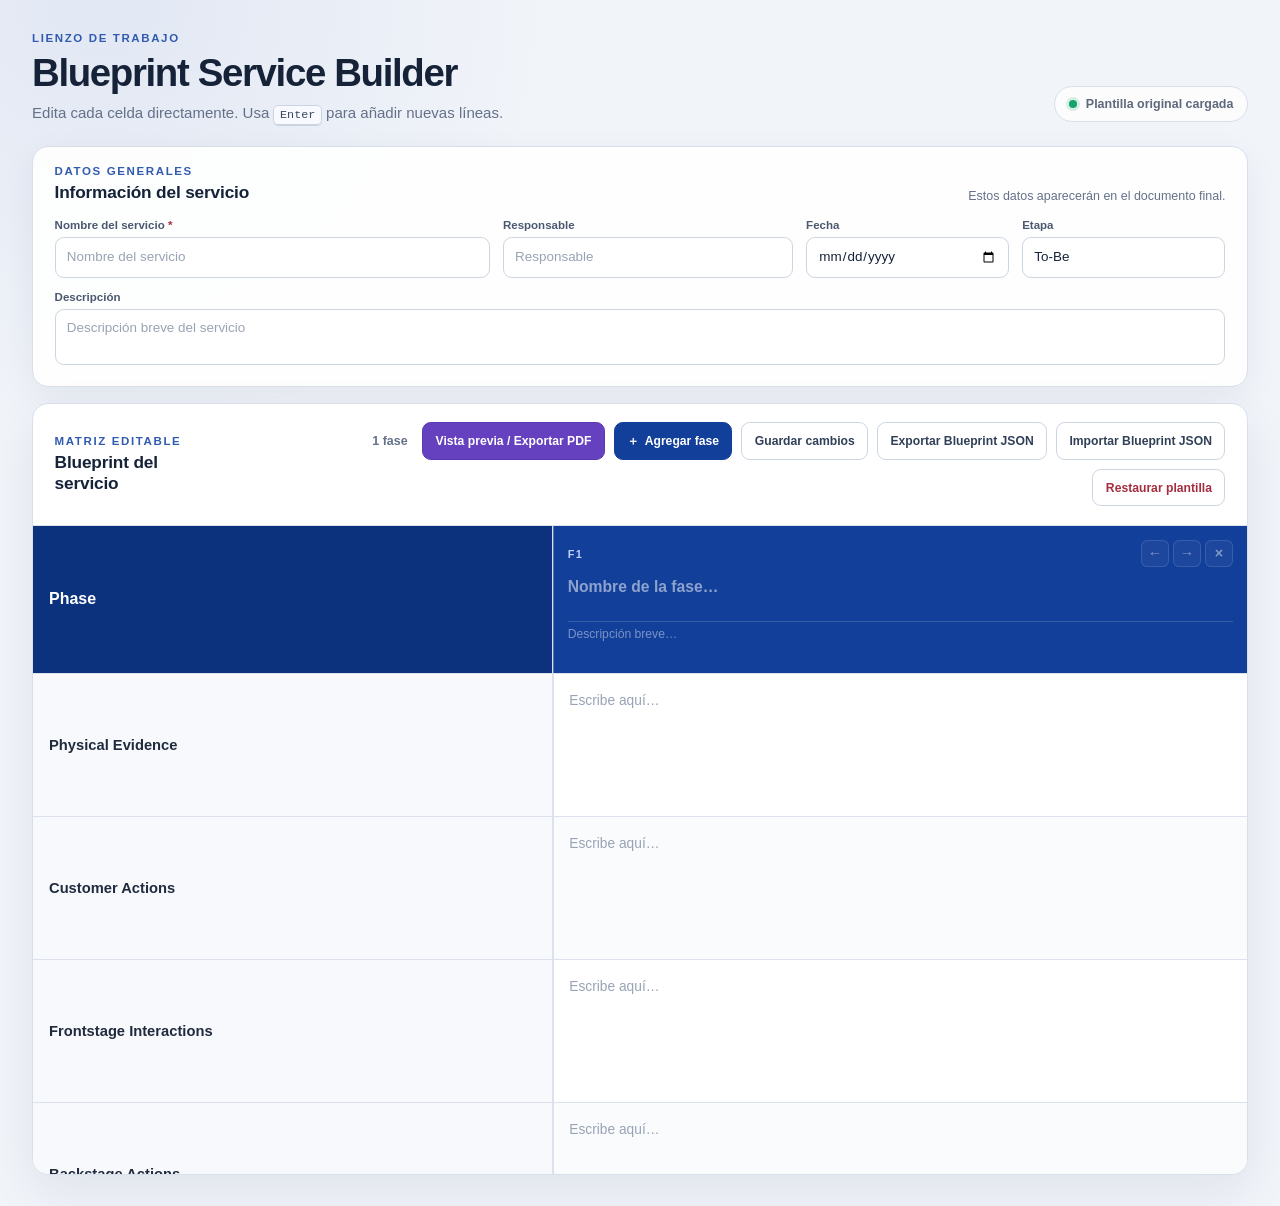
<file: index.html>
<!doctype html>
<html lang="es">
  <head>
    <meta charset="UTF-8" />
    <meta name="viewport" content="width=device-width, initial-scale=1.0" />
    <meta
      name="description"
      content="Matriz editable para diseñar blueprints service directamente en el navegador."
    />
    <title>Blueprint Service Builder</title>
    <link rel="stylesheet" href="assets/css/base.css" />
    <link rel="stylesheet" href="assets/css/blueprint.css" />
    <link rel="stylesheet" href="assets/css/print.css" />
  </head>
  <body>
    <main id="editor-view" class="app-shell">
      <header class="app-header">
        <div>
          <p class="app-header__eyebrow">Lienzo de trabajo</p>
          <h1>Blueprint Service Builder</h1>
          <p class="app-header__description">
            Edita cada celda directamente. Usa <kbd>Enter</kbd> para añadir nuevas líneas.
          </p>
        </div>

        <div
          id="session-status"
          class="session-status"
          data-state="loading"
          role="status"
          aria-live="polite"
        >
          <span class="session-status__dot" aria-hidden="true"></span>
          <span id="session-status-text">Cargando datos…</span>
        </div>
      </header>

      <section class="metadata-panel" aria-labelledby="metadata-title">
        <div class="metadata-panel__heading">
          <div>
            <p class="blueprint-panel__label">Datos generales</p>
            <h2 id="metadata-title">Información del servicio</h2>
          </div>
          <p>Estos datos aparecerán en el documento final.</p>
        </div>

        <div class="metadata-grid">
          <label class="metadata-field metadata-field--service">
            <span>Nombre del servicio <strong aria-hidden="true">*</strong></span>
            <input
              id="metadata-service"
              type="text"
              autocomplete="off"
              placeholder="Nombre del servicio"
              aria-required="true"
            />
          </label>

          <label class="metadata-field">
            <span>Responsable</span>
            <input id="metadata-owner" type="text" autocomplete="off" placeholder="Responsable" />
          </label>

          <label class="metadata-field">
            <span>Fecha</span>
            <input id="metadata-date" type="date" />
          </label>

          <label class="metadata-field">
            <span>Etapa</span>
            <input id="metadata-stage" type="text" autocomplete="off" placeholder="To-Be" />
          </label>

          <label class="metadata-field metadata-field--description">
            <span>Descripción</span>
            <textarea
              id="metadata-description"
              rows="2"
              placeholder="Descripción breve del servicio"
            ></textarea>
          </label>
        </div>
      </section>

      <section class="blueprint-panel" aria-labelledby="blueprint-title">
        <div class="blueprint-panel__heading">
          <div>
            <p class="blueprint-panel__label">Matriz editable</p>
            <h2 id="blueprint-title">Blueprint del servicio</h2>
          </div>
          <div class="blueprint-toolbar" aria-label="Acciones del blueprint">
            <p id="phase-count" class="phase-count" aria-live="polite"></p>
            <button id="preview-blueprint" class="button button--print" type="button" disabled>
              Vista previa / Exportar PDF
            </button>
            <button id="add-phase" class="button button--primary" type="button" disabled>
              <span aria-hidden="true">＋</span>
              Agregar fase
            </button>
            <button id="save-blueprint" class="button" type="button" disabled>
              Guardar cambios
            </button>
            <button id="export-blueprint" class="button" type="button" disabled>
              Exportar Blueprint JSON
            </button>
            <button id="import-blueprint" class="button" type="button" disabled>
              Importar Blueprint JSON
            </button>
            <button id="restore-blueprint" class="button button--danger" type="button" disabled>
              Restaurar plantilla
            </button>
            <input
              id="blueprint-file"
              type="file"
              accept=".json,application/json"
              hidden
              aria-hidden="true"
              tabindex="-1"
            />
          </div>
        </div>

        <div
          id="blueprint-scroll"
          class="blueprint-scroll"
          tabindex="0"
          aria-label="Matriz de Blueprint Service con desplazamiento horizontal"
        >
          <div id="blueprint-root" class="blueprint-root" aria-live="polite">
            <div class="loading-state" role="status">
              <span class="loading-state__spinner" aria-hidden="true"></span>
              Cargando blueprint…
            </div>
          </div>
        </div>
      </section>
    </main>

    <section id="print-preview" class="print-preview" aria-labelledby="print-preview-title" hidden>
      <div class="print-preview__toolbar">
        <div class="print-preview__toolbar-copy">
          <h1 id="print-preview-title">Vista previa del documento</h1>
          <p id="print-preview-summary" aria-live="polite"></p>
        </div>
        <div class="print-preview__actions">
          <button id="back-to-editor" class="button" type="button">Volver a editar</button>
          <button id="print-blueprint" class="button button--primary" type="button">
            Imprimir / Guardar como PDF
          </button>
        </div>
      </div>
      <div id="print-pages" class="print-pages"></div>
    </section>

    <script type="module" src="assets/js/app.js"></script>
  </body>
</html>
</file>
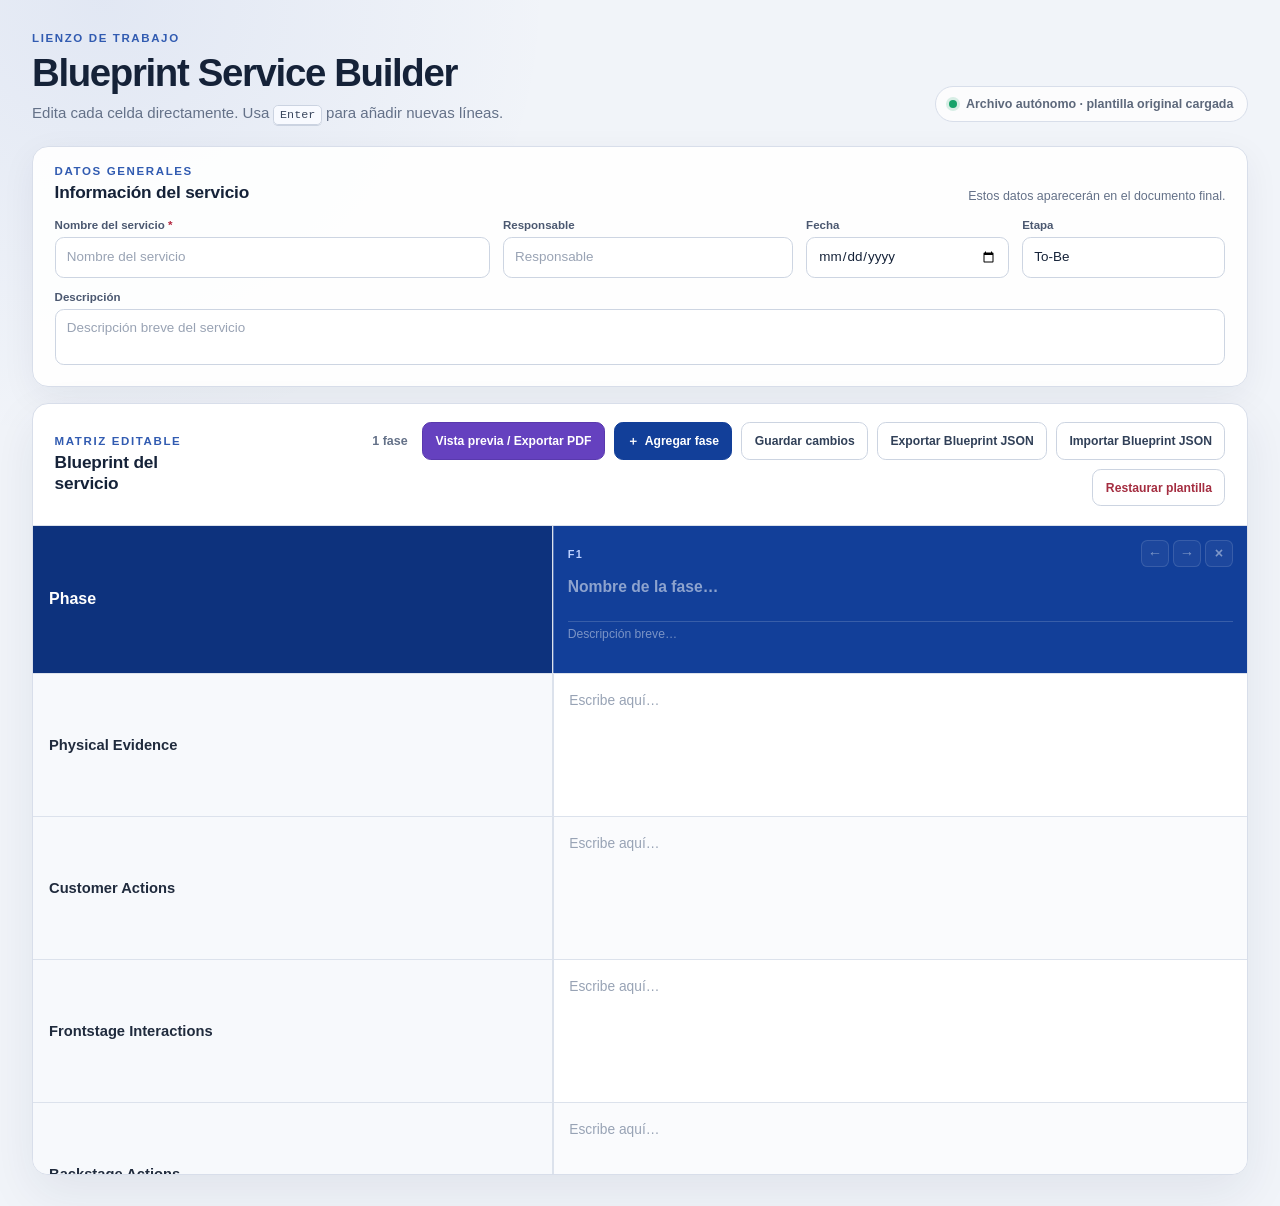
<file: Service_Blueprint_ToBe_Editable.html>
<!doctype html>
<!-- Archivo autónomo generado desde la versión modular oficial. -->
<html lang="es">
  <head>
    <meta charset="UTF-8" />
    <meta name="viewport" content="width=device-width, initial-scale=1.0" />
    <meta
      name="description"
      content="Matriz editable para diseñar blueprints service directamente en el navegador."
    />
    <title>Blueprint Service Builder</title>
    <style>
      /* base.css */
:root {
  color-scheme: light;
  --font-sans: Inter, ui-sans-serif, -apple-system, BlinkMacSystemFont, "Segoe UI",
    sans-serif;
  --ink-strong: #152238;
  --ink-muted: #647188;
  --canvas: #f1f4f9;
  --surface: #ffffff;
  --line: #dce2ec;
  --focus: #2c63d6;
  --shadow: 0 18px 50px rgb(24 39 75 / 8%);
}

*,
*::before,
*::after {
  box-sizing: border-box;
}

[hidden] {
  display: none !important;
}

html {
  min-width: 320px;
  background: var(--canvas);
}

body {
  min-height: 100vh;
  margin: 0;
  color: var(--ink-strong);
  background:
    radial-gradient(circle at 8% 0%, rgb(43 84 179 / 8%), transparent 28rem),
    var(--canvas);
  font-family: var(--font-sans);
  -webkit-font-smoothing: antialiased;
}

button,
input,
textarea {
  font: inherit;
}

h1,
h2,
p {
  margin-top: 0;
}

kbd {
  padding: 0.12rem 0.35rem;
  border: 1px solid #cbd3e1;
  border-radius: 0.3rem;
  background: #f8faff;
  box-shadow: 0 1px 0 #cbd3e1;
  color: #39465d;
  font-size: 0.78em;
}

.app-shell {
  width: min(100%, 1800px);
  margin: 0 auto;
  padding: clamp(1rem, 2.5vw, 2.5rem);
}

.app-header {
  display: flex;
  align-items: flex-end;
  justify-content: space-between;
  gap: 2rem;
  margin-bottom: 1.5rem;
}

.app-header__eyebrow,
.blueprint-panel__label {
  margin-bottom: 0.45rem;
  color: #315bb1;
  font-size: 0.72rem;
  font-weight: 800;
  letter-spacing: 0.14em;
  text-transform: uppercase;
}

.app-header h1 {
  margin-bottom: 0.55rem;
  font-size: clamp(1.65rem, 3vw, 2.5rem);
  letter-spacing: -0.035em;
}

.app-header__description {
  margin-bottom: 0;
  color: var(--ink-muted);
  font-size: 0.94rem;
}

.session-status {
  display: inline-flex;
  flex: 0 0 auto;
  align-items: center;
  gap: 0.55rem;
  padding: 0.62rem 0.85rem;
  border: 1px solid #d8deea;
  border-radius: 999px;
  background: rgb(255 255 255 / 78%);
  color: #5d687b;
  font-size: 0.78rem;
  font-weight: 700;
}

.session-status__dot {
  width: 0.5rem;
  height: 0.5rem;
  border-radius: 50%;
  background: #f59e0b;
  box-shadow: 0 0 0 3px rgb(245 158 11 / 16%);
}

.session-status[data-state="saved"] .session-status__dot {
  background: #16a36a;
  box-shadow: 0 0 0 3px rgb(22 163 106 / 16%);
}

.session-status[data-state="saving"] .session-status__dot {
  background: #2c63d6;
  box-shadow: 0 0 0 3px rgb(44 99 214 / 16%);
}

.session-status[data-state="error"] .session-status__dot {
  background: #d44457;
  box-shadow: 0 0 0 3px rgb(212 68 87 / 16%);
}

@media (max-width: 720px) {
  .app-shell {
    padding: 1rem;
  }

  .app-header {
    align-items: flex-start;
    flex-direction: column;
    gap: 1rem;
  }
}


      /* blueprint.css */
:root {
  --phase-blue: #123f99;
  --phase-blue-deep: #0d327d;
  --phase-blue-soft: #eaf0fc;
  --systems-purple: #6c47c7;
  --systems-purple-deep: #5735b1;
  --systems-purple-soft: #f1edfc;
  --label-column: 210px;
  --phase-column: 280px;
}

.metadata-panel {
  margin-bottom: 1rem;
  padding: 1.15rem 1.35rem 1.3rem;
  border: 1px solid #d8deea;
  border-radius: 1rem;
  background: rgb(255 255 255 / 92%);
  box-shadow: 0 10px 35px rgb(24 39 75 / 6%);
}

.metadata-panel__heading {
  display: flex;
  align-items: flex-end;
  justify-content: space-between;
  gap: 1rem;
  margin-bottom: 1rem;
}

.metadata-panel__heading h2 {
  margin: 0;
  font-size: 1.08rem;
  letter-spacing: -0.01em;
}

.metadata-panel__heading > p {
  margin: 0;
  color: var(--ink-muted);
  font-size: 0.78rem;
}

.metadata-grid {
  display: grid;
  grid-template-columns: minmax(210px, 1.5fr) minmax(180px, 1fr) minmax(150px, 0.7fr) minmax(140px, 0.7fr);
  gap: 0.8rem;
}

.metadata-field {
  display: grid;
  min-width: 0;
  gap: 0.38rem;
}

.metadata-field > span {
  color: #4b5870;
  font-size: 0.72rem;
  font-weight: 800;
}

.metadata-field strong {
  color: #b3263e;
}

.metadata-field input,
.metadata-field textarea {
  width: 100%;
  border: 1px solid #cdd5e2;
  border-radius: 0.55rem;
  outline: 0;
  background: #fff;
  color: var(--ink-strong);
  font-size: 0.84rem;
  line-height: 1.4;
}

.metadata-field input {
  min-height: 2.55rem;
  padding: 0.58rem 0.7rem;
}

.metadata-field textarea {
  min-height: 2.55rem;
  padding: 0.58rem 0.7rem;
  overflow: hidden;
  resize: none;
}

.metadata-field input::placeholder,
.metadata-field textarea::placeholder {
  color: #99a3b4;
}

.metadata-field input:focus,
.metadata-field textarea:focus {
  border-color: var(--focus);
  box-shadow: 0 0 0 3px rgb(44 99 214 / 14%);
}

.metadata-field--description {
  grid-column: 1 / -1;
}

.blueprint-panel {
  overflow: hidden;
  border: 1px solid #d8deea;
  border-radius: 1rem;
  background: var(--surface);
  box-shadow: var(--shadow);
}

.blueprint-panel__heading {
  display: flex;
  align-items: center;
  justify-content: space-between;
  gap: 1rem;
  padding: 1.15rem 1.35rem;
  border-bottom: 1px solid var(--line);
}

.blueprint-toolbar {
  display: flex;
  align-items: center;
  justify-content: flex-end;
  flex-wrap: wrap;
  gap: 0.55rem;
}

.blueprint-panel__heading h2 {
  margin-bottom: 0;
  font-size: 1.08rem;
  letter-spacing: -0.01em;
}

.blueprint-panel__label {
  margin-bottom: 0.28rem;
}

.phase-count {
  margin: 0 0.35rem 0 0;
  color: var(--ink-muted);
  font-size: 0.78rem;
  font-weight: 700;
  white-space: nowrap;
}

.button,
.phase-action {
  display: inline-flex;
  align-items: center;
  justify-content: center;
  border: 1px solid #ccd4e1;
  background: #fff;
  color: #314058;
  cursor: pointer;
  font-weight: 750;
  transition:
    border-color 150ms ease,
    background-color 150ms ease,
    color 150ms ease,
    transform 150ms ease;
}

.button {
  min-height: 2.35rem;
  gap: 0.35rem;
  padding: 0.55rem 0.78rem;
  border-radius: 0.55rem;
  font-size: 0.76rem;
}

.button:hover:not(:disabled),
.phase-action:hover:not(:disabled) {
  border-color: #9eabc0;
  background: #f5f7fb;
}

.button:active:not(:disabled),
.phase-action:active:not(:disabled) {
  transform: translateY(1px);
}

.button:focus-visible,
.phase-action:focus-visible {
  outline: 3px solid rgb(44 99 214 / 25%);
  outline-offset: 2px;
}

.button:disabled,
.phase-action:disabled {
  cursor: not-allowed;
  opacity: 0.46;
}

.button--primary {
  border-color: var(--phase-blue);
  background: var(--phase-blue);
  color: #fff;
}

.button--primary:hover:not(:disabled) {
  border-color: var(--phase-blue-deep);
  background: var(--phase-blue-deep);
}

.button--print {
  border-color: #5939ad;
  background: #6541bf;
  color: #fff;
}

.button--print:hover:not(:disabled) {
  border-color: #4d2f9d;
  background: #5735b1;
}

.button--danger {
  color: #a42d40;
}

.button--danger:hover:not(:disabled) {
  border-color: #e3b4bc;
  background: #fff4f6;
}

.blueprint-scroll {
  max-width: 100%;
  max-height: min(72vh, 820px);
  overflow: auto;
  overscroll-behavior-inline: contain;
  scrollbar-color: #aeb8cb #edf0f5;
  scrollbar-width: thin;
}

.blueprint-scroll:focus-visible {
  outline: 3px solid rgb(44 99 214 / 24%);
  outline-offset: -3px;
}

.blueprint-table {
  width: max-content;
  min-width: 100%;
  border-spacing: 0;
  border-collapse: separate;
  table-layout: fixed;
}

.blueprint-table col:first-child {
  width: var(--label-column);
}

.blueprint-table col:not(:first-child) {
  width: var(--phase-column);
}

.blueprint-table th,
.blueprint-table td {
  border-right: 1px solid var(--line);
  border-bottom: 1px solid var(--line);
}

.blueprint-table tr:last-child > * {
  border-bottom: 0;
}

.blueprint-table tr > *:last-child {
  border-right: 0;
}

.layer-label {
  position: sticky;
  left: 0;
  z-index: 2;
  width: var(--label-column);
  min-width: var(--label-column);
  padding: 1.1rem 1rem;
  background: #f7f9fc;
  box-shadow: 1px 0 0 var(--line);
  color: #202b3d;
  font-size: 0.92rem;
  font-weight: 800;
  line-height: 1.25;
  text-align: left;
  vertical-align: middle;
}

.phase-row .layer-label {
  z-index: 4;
  background: var(--phase-blue-deep);
  box-shadow: 1px 0 0 rgb(255 255 255 / 28%);
  color: #fff;
  font-size: 1rem;
}

.phase-cell {
  min-width: var(--phase-column);
  padding: 0.85rem 0.9rem 0.95rem;
  background: var(--phase-blue);
  color: #fff;
  text-align: left;
  vertical-align: top;
}

.phase-cell__topline {
  display: flex;
  min-height: 1.8rem;
  align-items: center;
  justify-content: space-between;
  gap: 0.75rem;
  margin-bottom: 0.35rem;
}

.phase-actions {
  display: flex;
  align-items: center;
  gap: 0.28rem;
}

.phase-action {
  width: 1.72rem;
  height: 1.72rem;
  padding: 0;
  border-color: rgb(255 255 255 / 28%);
  border-radius: 0.4rem;
  background: rgb(255 255 255 / 10%);
  color: #fff;
  font-size: 0.9rem;
  line-height: 1;
}

.phase-action:hover:not(:disabled) {
  border-color: rgb(255 255 255 / 60%);
  background: rgb(255 255 255 / 20%);
}

.phase-action--delete:hover:not(:disabled) {
  border-color: #ffc0c9;
  background: #b2263b;
}

.phase-id {
  display: block;
  margin-bottom: 0;
  color: #bcd0ff;
  font-size: 0.68rem;
  font-weight: 800;
  letter-spacing: 0.14em;
  text-transform: uppercase;
}

.blueprint-cell {
  min-width: var(--phase-column);
  height: 142px;
  padding: 0;
  background: #fff;
  vertical-align: top;
}

.blueprint-table tbody tr:nth-child(odd):not(.phase-row):not(.systems-row) .blueprint-cell {
  background: #fafbfd;
}

.cell-editor {
  display: block;
  width: 100%;
  min-height: 142px;
  margin: 0;
  padding: 1rem;
  overflow: hidden;
  resize: none;
  border: 0;
  outline: 0;
  background: transparent;
  color: #263247;
  font-size: 0.86rem;
  line-height: 1.55;
  white-space: pre-wrap;
}

.phase-editor {
  min-height: 2.5rem;
  padding: 0.15rem 0;
  color: #fff;
  font-size: 0.98rem;
  font-weight: 750;
  line-height: 1.35;
}

.phase-description-editor {
  min-height: 2.25rem;
  padding: 0.25rem 0 0;
  border-top: 1px solid rgb(255 255 255 / 16%);
  color: #dce7ff;
  font-size: 0.76rem;
  font-weight: 500;
  line-height: 1.35;
}

.cell-editor::placeholder {
  color: #98a3b5;
}

.phase-editor::placeholder {
  color: rgb(255 255 255 / 52%);
}

.phase-description-editor::placeholder {
  color: rgb(255 255 255 / 44%);
}

.blueprint-cell:focus-within {
  position: relative;
  z-index: 1;
  background: #fff;
  box-shadow: inset 0 0 0 2px var(--focus);
}

.phase-cell:focus-within {
  background: #194baa;
  box-shadow: inset 0 0 0 2px #9fbbff;
}

.systems-row .layer-label {
  background: var(--systems-purple-deep);
  box-shadow: 1px 0 0 rgb(255 255 255 / 25%);
  color: #fff;
}

.systems-row .blueprint-cell {
  background: var(--systems-purple-soft);
}

.systems-row .cell-editor {
  color: #39216f;
}

.systems-row .blueprint-cell:focus-within {
  background: #fff;
  box-shadow: inset 0 0 0 2px var(--systems-purple);
}

.loading-state,
.error-state,
.empty-state {
  display: flex;
  min-height: 260px;
  align-items: center;
  justify-content: center;
  gap: 0.75rem;
  padding: 2rem;
  color: var(--ink-muted);
  text-align: center;
}

.loading-state__spinner {
  width: 1.05rem;
  height: 1.05rem;
  border: 2px solid #ccd5e5;
  border-top-color: var(--phase-blue);
  border-radius: 50%;
  animation: spin 0.8s linear infinite;
}

.error-state {
  flex-direction: column;
  color: #8d2634;
}

.error-state strong {
  color: #661b27;
}

.error-state code {
  padding: 0.2rem 0.4rem;
  border-radius: 0.3rem;
  background: #f7e8eb;
}

@keyframes spin {
  to {
    transform: rotate(360deg);
  }
}

@media (max-width: 1050px) {
  .metadata-grid {
    grid-template-columns: repeat(2, minmax(0, 1fr));
  }
}

@media (max-width: 720px) {
  :root {
    --label-column: 150px;
    --phase-column: 240px;
  }

  .blueprint-panel__heading {
    align-items: flex-start;
    flex-direction: column;
  }

  .metadata-panel__heading {
    align-items: flex-start;
    flex-direction: column;
  }

  .metadata-grid {
    grid-template-columns: 1fr;
  }

  .metadata-field--description {
    grid-column: auto;
  }

  .blueprint-toolbar {
    width: 100%;
    justify-content: flex-start;
  }

  .phase-count {
    width: 100%;
    margin-bottom: 0.2rem;
  }

  .layer-label {
    padding: 0.85rem;
    font-size: 0.82rem;
  }

  .blueprint-scroll {
    max-height: 68vh;
  }
}

@media (prefers-reduced-motion: reduce) {
  .loading-state__spinner {
    animation: none;
  }
}


      /* print.css */
@page {
  size: A4 landscape;
  margin: 10mm;
}

.print-preview {
  min-height: 100vh;
  padding: 1.25rem;
  background: #e9edf4;
}

.print-preview__toolbar {
  position: sticky;
  top: 0;
  z-index: 20;
  display: flex;
  width: min(100%, 1120px);
  align-items: center;
  justify-content: space-between;
  gap: 1rem;
  margin: 0 auto 1.25rem;
  padding: 0.85rem 1rem;
  border: 1px solid #d6dce7;
  border-radius: 0.8rem;
  background: rgb(255 255 255 / 94%);
  box-shadow: 0 8px 28px rgb(24 39 75 / 12%);
  backdrop-filter: blur(12px);
}

.print-preview__toolbar-copy {
  min-width: 0;
}

.print-preview__toolbar h1 {
  margin: 0 0 0.2rem;
  font-size: 1rem;
}

.print-preview__toolbar p {
  margin: 0;
  color: var(--ink-muted);
  font-size: 0.78rem;
}

.print-preview__actions {
  display: flex;
  flex: 0 0 auto;
  gap: 0.55rem;
}

.print-pages {
  display: grid;
  gap: 1.5rem;
}

.print-page {
  width: min(100%, 1120px);
  min-height: 760px;
  margin: 0 auto;
  padding: 10mm;
  overflow: visible;
  background: #fff;
  box-shadow: 0 18px 50px rgb(24 39 75 / 15%);
  color: #17243a;
  font-family: var(--font-sans);
  print-color-adjust: exact;
  -webkit-print-color-adjust: exact;
}

.print-document-header {
  display: grid;
  grid-template-columns: minmax(240px, 0.95fr) minmax(420px, 1.55fr);
  gap: 4mm 8mm;
  align-items: end;
  margin-bottom: 5mm;
  padding-bottom: 4mm;
  border-bottom: 0.5mm solid #123f99;
}

.print-document-header__title > p:first-child {
  margin: 0 0 1.5mm;
  color: #44618f;
  font-size: 7.2pt;
  font-weight: 800;
  letter-spacing: 0.12em;
  text-transform: uppercase;
}

.print-document-header h1 {
  margin: 0;
  color: #0d327d;
  font-size: 18pt;
  letter-spacing: -0.025em;
  line-height: 1.05;
}

.print-service-name {
  margin: 1.5mm 0 0;
  color: #2f405c;
  font-size: 10pt;
  font-weight: 700;
}

.print-meta {
  display: grid;
  grid-template-columns: repeat(3, minmax(0, 1fr));
  gap: 2.5mm 4mm;
  margin: 0;
}

.print-meta__item {
  min-width: 0;
}

.print-meta dt {
  margin-bottom: 0.6mm;
  color: #647188;
  font-size: 6.6pt;
  font-weight: 800;
  letter-spacing: 0.06em;
  text-transform: uppercase;
}

.print-meta dd {
  margin: 0;
  overflow-wrap: anywhere;
  color: #1d2a40;
  font-size: 7.8pt;
  font-weight: 650;
  line-height: 1.25;
}

.print-service-description {
  grid-column: 1 / -1;
  margin: 0;
  color: #4c5a70;
  font-size: 7.5pt;
  line-height: 1.4;
  white-space: pre-wrap;
}

.print-blueprint-table {
  width: 100%;
  border-spacing: 0;
  border-collapse: collapse;
  table-layout: fixed;
  print-color-adjust: exact;
  -webkit-print-color-adjust: exact;
}

.print-label-column {
  width: 18%;
}

.print-blueprint-table thead {
  display: table-header-group;
}

.print-blueprint-table tr {
  break-inside: avoid;
  page-break-inside: avoid;
}

.print-blueprint-table th,
.print-blueprint-table td {
  padding: 2.6mm;
  overflow: visible;
  border: 0.25mm solid #d4dae5;
  font-size: 7.4pt;
  line-height: 1.35;
  text-align: left;
  vertical-align: top;
  white-space: pre-wrap;
  overflow-wrap: anywhere;
}

.print-layer-label {
  background: #f3f5f9;
  color: #202b3d;
  font-size: 7.8pt;
  font-weight: 800;
}

.print-phase-label {
  background: #0d327d;
  color: #fff;
  font-size: 8.4pt;
}

.print-phase-cell {
  background: #123f99;
  color: #fff;
}

.print-phase-id,
.print-phase-name,
.print-phase-description {
  display: block;
}

.print-phase-id {
  margin-bottom: 1.2mm;
  color: #c5d6ff;
  font-size: 6.6pt;
  font-weight: 850;
  letter-spacing: 0.1em;
  text-transform: uppercase;
}

.print-phase-name {
  font-size: 8.5pt;
  line-height: 1.25;
}

.print-phase-description {
  margin-top: 1.6mm;
  padding-top: 1.4mm;
  border-top: 0.2mm solid rgb(255 255 255 / 25%);
  color: #dce7ff;
  font-size: 6.8pt;
  font-weight: 500;
}

.print-blueprint-table tbody tr:nth-child(odd):not(.print-systems-row) td {
  background: #fafbfd;
}

.print-systems-row .print-layer-label {
  background: #5735b1;
  color: #fff;
}

.print-systems-row td {
  background: #f1edfc;
  color: #39216f;
}

@media (max-width: 720px) {
  .print-preview {
    padding: 0.75rem;
  }

  .print-preview__toolbar {
    position: static;
    align-items: flex-start;
    flex-direction: column;
  }

  .print-preview__actions {
    width: 100%;
    flex-wrap: wrap;
  }

  .print-page {
    min-width: 960px;
  }

  .print-pages {
    overflow-x: auto;
  }
}

@media print {
  html,
  body {
    min-width: 0;
    min-height: 0;
    background: #fff !important;
  }

  #editor-view,
  .print-preview__toolbar {
    display: none !important;
  }

  .print-preview {
    display: block !important;
    min-height: 0;
    padding: 0;
    background: #fff;
  }

  .print-pages {
    display: block;
  }

  .print-page {
    width: 100%;
    min-height: 0;
    margin: 0;
    padding: 0;
    break-after: page;
    break-inside: avoid;
    page-break-after: always;
    page-break-inside: avoid;
    box-shadow: none;
  }

  .print-page:last-child {
    break-after: auto;
    page-break-after: auto;
  }
}

    </style>
  </head>
  <body>
    <main id="editor-view" class="app-shell">
      <header class="app-header">
        <div>
          <p class="app-header__eyebrow">Lienzo de trabajo</p>
          <h1>Blueprint Service Builder</h1>
          <p class="app-header__description">
            Edita cada celda directamente. Usa <kbd>Enter</kbd> para añadir nuevas líneas.
          </p>
        </div>

        <div
          id="session-status"
          class="session-status"
          data-state="loading"
          role="status"
          aria-live="polite"
        >
          <span class="session-status__dot" aria-hidden="true"></span>
          <span id="session-status-text">Cargando datos…</span>
        </div>
      </header>

      <section class="metadata-panel" aria-labelledby="metadata-title">
        <div class="metadata-panel__heading">
          <div>
            <p class="blueprint-panel__label">Datos generales</p>
            <h2 id="metadata-title">Información del servicio</h2>
          </div>
          <p>Estos datos aparecerán en el documento final.</p>
        </div>

        <div class="metadata-grid">
          <label class="metadata-field metadata-field--service">
            <span>Nombre del servicio <strong aria-hidden="true">*</strong></span>
            <input
              id="metadata-service"
              type="text"
              autocomplete="off"
              placeholder="Nombre del servicio"
              aria-required="true"
            />
          </label>

          <label class="metadata-field">
            <span>Responsable</span>
            <input id="metadata-owner" type="text" autocomplete="off" placeholder="Responsable" />
          </label>

          <label class="metadata-field">
            <span>Fecha</span>
            <input id="metadata-date" type="date" />
          </label>

          <label class="metadata-field">
            <span>Etapa</span>
            <input id="metadata-stage" type="text" autocomplete="off" placeholder="To-Be" />
          </label>

          <label class="metadata-field metadata-field--description">
            <span>Descripción</span>
            <textarea
              id="metadata-description"
              rows="2"
              placeholder="Descripción breve del servicio"
            ></textarea>
          </label>
        </div>
      </section>

      <section class="blueprint-panel" aria-labelledby="blueprint-title">
        <div class="blueprint-panel__heading">
          <div>
            <p class="blueprint-panel__label">Matriz editable</p>
            <h2 id="blueprint-title">Blueprint del servicio</h2>
          </div>
          <div class="blueprint-toolbar" aria-label="Acciones del blueprint">
            <p id="phase-count" class="phase-count" aria-live="polite"></p>
            <button id="preview-blueprint" class="button button--print" type="button" disabled>
              Vista previa / Exportar PDF
            </button>
            <button id="add-phase" class="button button--primary" type="button" disabled>
              <span aria-hidden="true">＋</span>
              Agregar fase
            </button>
            <button id="save-blueprint" class="button" type="button" disabled>
              Guardar cambios
            </button>
            <button id="export-blueprint" class="button" type="button" disabled>
              Exportar Blueprint JSON
            </button>
            <button id="import-blueprint" class="button" type="button" disabled>
              Importar Blueprint JSON
            </button>
            <button id="restore-blueprint" class="button button--danger" type="button" disabled>
              Restaurar plantilla
            </button>
            <input
              id="blueprint-file"
              type="file"
              accept=".json,application/json"
              hidden
              aria-hidden="true"
              tabindex="-1"
            />
          </div>
        </div>

        <div
          id="blueprint-scroll"
          class="blueprint-scroll"
          tabindex="0"
          aria-label="Matriz de Blueprint Service con desplazamiento horizontal"
        >
          <div id="blueprint-root" class="blueprint-root" aria-live="polite">
            <div class="loading-state" role="status">
              <span class="loading-state__spinner" aria-hidden="true"></span>
              Cargando blueprint…
            </div>
          </div>
        </div>
      </section>
    </main>

    <section id="print-preview" class="print-preview" aria-labelledby="print-preview-title" hidden>
      <div class="print-preview__toolbar">
        <div class="print-preview__toolbar-copy">
          <h1 id="print-preview-title">Vista previa del documento</h1>
          <p id="print-preview-summary" aria-live="polite"></p>
        </div>
        <div class="print-preview__actions">
          <button id="back-to-editor" class="button" type="button">Volver a editar</button>
          <button id="print-blueprint" class="button button--primary" type="button">
            Imprimir / Guardar como PDF
          </button>
        </div>
      </div>
      <div id="print-pages" class="print-pages"></div>
    </section>

    <script>
      (() => {
        "use strict";

        /* Renderer editable */
        const EditableRenderer = (() => {
const LAYERS = [
  { key: "physicalEvidence", label: "Physical Evidence" },
  { key: "customerActions", label: "Customer Actions" },
  { key: "frontstageInteractions", label: "Frontstage Interactions" },
  { key: "backstageActions", label: "Backstage Actions" },
  { key: "supportProcesses", label: "Support Processes" },
  { key: "systemsTools", label: "Systems / Tools", className: "systems-row" },
];

function createEditor({ value = "", label, placeholder = "Escribe aquí…", className = "" }) {
  const editor = document.createElement("textarea");
  editor.className = `cell-editor ${className}`.trim();
  editor.value = value;
  editor.placeholder = placeholder;
  editor.setAttribute("aria-label", label);
  editor.setAttribute("spellcheck", "true");

  const resize = () => {
    const minimum = editor.classList.contains("phase-editor")
      ? 40
      : editor.classList.contains("phase-description-editor")
        ? 36
        : 142;
    editor.style.height = "auto";
    editor.style.height = `${Math.max(editor.scrollHeight, minimum)}px`;
  };

  editor.addEventListener("input", resize);
  requestAnimationFrame(resize);

  return editor;
}

function createActionButton({ label, symbol, className = "", disabled = false, onClick }) {
  const button = document.createElement("button");
  button.className = `phase-action ${className}`.trim();
  button.type = "button";
  button.textContent = symbol;
  button.title = label;
  button.setAttribute("aria-label", label);
  button.disabled = disabled;
  button.addEventListener("click", onClick);
  return button;
}

function normalizeCellValue(value) {
  if (Array.isArray(value)) return value.join("\n");
  return typeof value === "string" ? value : "";
}

function createPhaseRow(phases, actions) {
  const row = document.createElement("tr");
  row.className = "phase-row";

  const labelCell = document.createElement("th");
  labelCell.className = "layer-label";
  labelCell.scope = "row";
  labelCell.textContent = "Phase";
  row.append(labelCell);

  phases.forEach((phase, phaseIndex) => {
    const cell = document.createElement("th");
    cell.className = "phase-cell";
    cell.scope = "col";
    cell.dataset.phaseIndex = String(phaseIndex);

    const topLine = document.createElement("div");
    topLine.className = "phase-cell__topline";

    const id = document.createElement("span");
    id.className = "phase-id";
    id.textContent = phase.id;

    const controls = document.createElement("div");
    controls.className = "phase-actions";
    controls.append(
      createActionButton({
        label: `Mover fase ${phase.id} a la izquierda`,
        symbol: "←",
        disabled: phaseIndex === 0,
        onClick: () => actions.onMove(phaseIndex, -1),
      }),
      createActionButton({
        label: `Mover fase ${phase.id} a la derecha`,
        symbol: "→",
        disabled: phaseIndex === phases.length - 1,
        onClick: () => actions.onMove(phaseIndex, 1),
      }),
      createActionButton({
        label: `Eliminar fase ${phase.id}`,
        symbol: "×",
        className: "phase-action--delete",
        disabled: phases.length === 1,
        onClick: () => actions.onDelete(phaseIndex),
      }),
    );

    topLine.append(id, controls);

    const nameEditor = createEditor({
      value: phase.name,
      label: `Nombre de la fase ${phase.id}`,
      placeholder: "Nombre de la fase…",
      className: "phase-editor",
    });
    nameEditor.dataset.role = "phase-name";
    nameEditor.addEventListener("input", () => {
      phase.name = nameEditor.value;
      actions.onChange();
    });

    const descriptionEditor = createEditor({
      value: phase.description,
      label: `Descripción breve de la fase ${phase.id}`,
      placeholder: "Descripción breve…",
      className: "phase-description-editor",
    });
    descriptionEditor.addEventListener("input", () => {
      phase.description = descriptionEditor.value;
      actions.onChange();
    });

    cell.append(topLine, nameEditor, descriptionEditor);
    row.append(cell);
  });

  return row;
}

function createLayerRow(layer, phases, actions) {
  const row = document.createElement("tr");
  if (layer.className) row.className = layer.className;

  const labelCell = document.createElement("th");
  labelCell.className = "layer-label";
  labelCell.scope = "row";
  labelCell.textContent = layer.label;
  row.append(labelCell);

  phases.forEach((phase) => {
    const cell = document.createElement("td");
    cell.className = "blueprint-cell";

    const editor = createEditor({
      value: normalizeCellValue(phase.layers[layer.key]),
      label: `${layer.label}, ${phase.id}`,
    });
    editor.addEventListener("input", () => {
      phase.layers[layer.key] = editor.value.split(/\r?\n/);
      actions.onChange();
    });

    cell.append(editor);
    row.append(cell);
  });

  return row;
}

function createColumnGroup(phaseCount) {
  const group = document.createElement("colgroup");
  group.append(document.createElement("col"));
  for (let index = 0; index < phaseCount; index += 1) group.append(document.createElement("col"));
  return group;
}

function renderBlueprint(root, blueprint, actions) {
  const phases = blueprint.phases;
  root.replaceChildren();

  const table = document.createElement("table");
  table.className = "blueprint-table";
  table.setAttribute("aria-label", "Blueprint Service editable");
  table.append(createColumnGroup(phases.length));

  const body = document.createElement("tbody");
  body.append(createPhaseRow(phases, actions));
  LAYERS.forEach((layer) => body.append(createLayerRow(layer, phases, actions)));

  table.append(body);
  root.append(table);
}

function renderLoadError(root, error) {
  const message = document.createElement("div");
  message.className = "error-state";
  message.setAttribute("role", "alert");

  const title = document.createElement("strong");
  title.textContent = "No se pudo cargar el blueprint.";

  const detail = document.createElement("span");
  detail.textContent =
    "La aplicación autónoma no pudo inicializarse. Recarga el archivo o restaura una copia válida.";

  const command = document.createElement("code");
  command.textContent = "Archivo autónomo";

  message.append(title, detail, command);
  root.replaceChildren(message);
  console.error(error);
}

          return { renderBlueprint, renderLoadError };
        })();

        /* Renderer de impresión */
        const PrintRenderer = (() => {
const PHASES_PER_PRINT_PAGE = 4;

const PRINT_LAYERS = [
  { key: "physicalEvidence", label: "Physical Evidence" },
  { key: "customerActions", label: "Customer Actions" },
  { key: "frontstageInteractions", label: "Frontstage Interactions" },
  { key: "backstageActions", label: "Backstage Actions" },
  { key: "supportProcesses", label: "Support Processes" },
  { key: "systemsTools", label: "Systems / Tools", className: "print-systems-row" },
];

function deepClone(value) {
  return JSON.parse(JSON.stringify(value));
}

function hasText(value) {
  return typeof value === "string" && value.trim().length > 0;
}

function layerHasContent(value) {
  return Array.isArray(value) && value.some((item) => String(item).trim().length > 0);
}

function formatDate(value) {
  if (!hasText(value)) return "—";
  const match = value.match(/^(\d{4})-(\d{2})-(\d{2})$/);
  return match ? `${match[3]}/${match[2]}/${match[1]}` : value;
}

function textOrDash(value) {
  return hasText(value) ? value.trim() : "—";
}

function cellText(value) {
  if (!Array.isArray(value)) return "";
  return value.map((item) => String(item)).join("\n");
}

function paginatePhases(phases, pageSize = PHASES_PER_PRINT_PAGE) {
  if (!Array.isArray(phases)) throw new TypeError("Las fases deben ser un arreglo.");
  if (!Number.isInteger(pageSize) || pageSize < 1) {
    throw new RangeError("La cantidad de fases por página debe ser un entero positivo.");
  }

  const pages = [];
  for (let index = 0; index < phases.length; index += pageSize) {
    pages.push(phases.slice(index, index + pageSize));
  }
  return pages;
}

function createPrintModel(source, pageSize = PHASES_PER_PRINT_PAGE) {
  const snapshot = deepClone(source);
  snapshot.phases.forEach((phase, index) => {
    phase.id = `F${index + 1}`;
  });

  const groups = paginatePhases(snapshot.phases, pageSize);
  return {
    metadata: snapshot.metadata,
    phaseCount: snapshot.phases.length,
    pageCount: groups.length,
    pages: groups.map((phases, index) => ({
      number: index + 1,
      phases,
      firstPhaseId: phases[0].id,
      lastPhaseId: phases[phases.length - 1].id,
    })),
  };
}

function validateBlueprintForPrint(candidate) {
  const errors = [];
  const warnings = [];

  if (!candidate || typeof candidate !== "object" || Array.isArray(candidate)) {
    return { errors: ["El estado interno del blueprint no es válido."], warnings };
  }

  const metadata = candidate.metadata;
  if (!metadata || typeof metadata !== "object" || Array.isArray(metadata)) {
    errors.push("El estado interno no contiene metadata válida.");
  } else {
    if (!hasText(metadata.service)) errors.push("El nombre del servicio es obligatorio.");
    if (!hasText(metadata.description)) warnings.push("La descripción del servicio está vacía.");
    if (!hasText(metadata.owner)) warnings.push("El responsable está vacío.");
    if (!hasText(metadata.date)) warnings.push("La fecha está vacía.");
    if (!hasText(metadata.stage)) warnings.push("La etapa está vacía.");
  }

  if (!Array.isArray(candidate.phases) || candidate.phases.length === 0) {
    errors.push("Debe existir al menos una fase.");
    return { errors, warnings };
  }

  const ids = new Set();
  let emptyLayerCells = 0;

  candidate.phases.forEach((phase, index) => {
    const position = index + 1;
    const expectedId = `F${position}`;

    if (!phase || typeof phase !== "object" || Array.isArray(phase)) {
      errors.push(`La fase en la posición ${position} no es válida.`);
      return;
    }

    if (phase.id !== expectedId) {
      errors.push(`La fase en la posición ${position} debe tener el identificador ${expectedId}.`);
    }
    if (ids.has(phase.id)) errors.push(`El identificador ${phase.id || "vacío"} está duplicado.`);
    ids.add(phase.id);

    if (!hasText(phase.name)) errors.push(`${expectedId} debe tener un nombre.`);

    if (!phase.layers || typeof phase.layers !== "object" || Array.isArray(phase.layers)) {
      errors.push(`${expectedId} no contiene una estructura de capas válida.`);
      return;
    }

    PRINT_LAYERS.forEach(({ key, label }) => {
      if (!Object.hasOwn(phase.layers, key) || !Array.isArray(phase.layers[key])) {
        errors.push(`${expectedId} no contiene correctamente la capa ${label}.`);
      } else if (!layerHasContent(phase.layers[key])) {
        emptyLayerCells += 1;
      }
    });
  });

  if (emptyLayerCells > 0) {
    warnings.push(
      `${emptyLayerCells} ${emptyLayerCells === 1 ? "celda de capa está vacía" : "celdas de capas están vacías"}.`,
    );
  }

  return { errors, warnings };
}

function createPrintFilename(serviceName) {
  const normalized = String(serviceName || "Servicio")
    .normalize("NFD")
    .replace(/[\u0300-\u036f]/g, "")
    .replace(/[<>:"/\\|?*\u0000-\u001f]/g, "")
    .replace(/\s+/g, "_")
    .replace(/[^a-zA-Z0-9_-]+/g, "_")
    .replace(/_+/g, "_")
    .replace(/^[_-]+|[_-]+$/g, "");

  return `Service_Blueprint_ToBe_${normalized || "Servicio"}`;
}

function printWithTemporaryTitle(browserWindow, browserDocument, title) {
  const originalTitle = browserDocument.title;
  browserDocument.title = title;

  try {
    browserWindow.print();
  } finally {
    browserDocument.title = originalTitle;
  }
}

function appendMetaItem(container, label, value) {
  const item = document.createElement("div");
  item.className = "print-meta__item";

  const term = document.createElement("dt");
  term.textContent = label;
  const description = document.createElement("dd");
  description.textContent = textOrDash(value);

  item.append(term, description);
  container.append(item);
}

function createDocumentHeader(model, page) {
  const header = document.createElement("header");
  header.className = "print-document-header";

  const titleArea = document.createElement("div");
  titleArea.className = "print-document-header__title";
  const eyebrow = document.createElement("p");
  eyebrow.textContent = `Página ${page.number} de ${model.pageCount}`;
  const title = document.createElement("h1");
  title.textContent = "Blueprint Service To-Be";
  const service = document.createElement("p");
  service.className = "print-service-name";
  service.textContent = textOrDash(model.metadata.service);
  titleArea.append(eyebrow, title, service);

  const summary = document.createElement("dl");
  summary.className = "print-meta";
  appendMetaItem(summary, "Responsable", model.metadata.owner);
  appendMetaItem(summary, "Fecha", formatDate(model.metadata.date));
  appendMetaItem(summary, "Etapa", model.metadata.stage);
  appendMetaItem(summary, "Fases", `${page.firstPhaseId} a ${page.lastPhaseId}`);
  appendMetaItem(summary, "Total", `${model.phaseCount} fases`);

  header.append(titleArea, summary);

  if (hasText(model.metadata.description)) {
    const description = document.createElement("p");
    description.className = "print-service-description";
    description.textContent = model.metadata.description.trim();
    header.append(description);
  }

  return header;
}

function createPhaseHeaderRow(phases) {
  const row = document.createElement("tr");
  const label = document.createElement("th");
  label.className = "print-layer-label print-phase-label";
  label.scope = "row";
  label.textContent = "Phase";
  row.append(label);

  phases.forEach((phase) => {
    const cell = document.createElement("th");
    cell.className = "print-phase-cell";
    cell.scope = "col";

    const id = document.createElement("span");
    id.className = "print-phase-id";
    id.textContent = phase.id;
    const name = document.createElement("strong");
    name.className = "print-phase-name";
    name.textContent = phase.name;
    cell.append(id, name);

    if (hasText(phase.description)) {
      const description = document.createElement("span");
      description.className = "print-phase-description";
      description.textContent = phase.description;
      cell.append(description);
    }

    row.append(cell);
  });

  return row;
}

function createLayerRow(layer, phases) {
  const row = document.createElement("tr");
  if (layer.className) row.className = layer.className;

  const label = document.createElement("th");
  label.className = "print-layer-label";
  label.scope = "row";
  label.textContent = layer.label;
  row.append(label);

  phases.forEach((phase) => {
    const cell = document.createElement("td");
    cell.textContent = cellText(phase.layers[layer.key]);
    row.append(cell);
  });

  return row;
}

function createPrintTable(phases) {
  const table = document.createElement("table");
  table.className = "print-blueprint-table";
  table.setAttribute("aria-label", "Página del Blueprint Service");

  const columns = document.createElement("colgroup");
  const labelColumn = document.createElement("col");
  labelColumn.className = "print-label-column";
  columns.append(labelColumn);
  phases.forEach(() => {
    const phaseColumn = document.createElement("col");
    phaseColumn.className = "print-phase-column";
    phaseColumn.style.width = `${82 / phases.length}%`;
    columns.append(phaseColumn);
  });

  const head = document.createElement("thead");
  head.append(createPhaseHeaderRow(phases));
  const body = document.createElement("tbody");
  PRINT_LAYERS.forEach((layer) => body.append(createLayerRow(layer, phases)));

  table.append(columns, head, body);
  return table;
}

function renderPrintPreview(root, source, pageSize = PHASES_PER_PRINT_PAGE) {
  const model = createPrintModel(source, pageSize);
  const fragment = document.createDocumentFragment();

  model.pages.forEach((page) => {
    const pageElement = document.createElement("article");
    pageElement.className = "print-page";
    pageElement.dataset.pageNumber = String(page.number);
    pageElement.append(createDocumentHeader(model, page), createPrintTable(page.phases));
    fragment.append(pageElement);
  });

  root.replaceChildren(fragment);
  return model;
}

          return {
            PHASES_PER_PRINT_PAGE,
            PRINT_LAYERS,
            paginatePhases,
            createPrintModel,
            validateBlueprintForPrint,
            createPrintFilename,
            printWithTemporaryTitle,
            renderPrintPreview,
          };
        })();

        /* Estado, persistencia, fases, JSON, vista previa e inicialización */
        (() => {
          const { renderBlueprint, renderLoadError } = EditableRenderer;
          const {
            createPrintFilename,
            printWithTemporaryTitle,
            renderPrintPreview,
            validateBlueprintForPrint,
          } = PrintRenderer;

const STORAGE_KEY = "serviceBlueprintBuilder.standalone.v1";
const SAVE_DELAY = 450;
const LAYER_KEYS = [
  "physicalEvidence",
  "customerActions",
  "frontstageInteractions",
  "backstageActions",
  "supportProcesses",
  "systemsTools",
];

const elements = {
  editor: document.querySelector("#editor-view"),
  root: document.querySelector("#blueprint-root"),
  scroll: document.querySelector("#blueprint-scroll"),
  phaseCount: document.querySelector("#phase-count"),
  metadataService: document.querySelector("#metadata-service"),
  metadataOwner: document.querySelector("#metadata-owner"),
  metadataDate: document.querySelector("#metadata-date"),
  metadataStage: document.querySelector("#metadata-stage"),
  metadataDescription: document.querySelector("#metadata-description"),
  previewButton: document.querySelector("#preview-blueprint"),
  preview: document.querySelector("#print-preview"),
  previewSummary: document.querySelector("#print-preview-summary"),
  printPages: document.querySelector("#print-pages"),
  backToEditor: document.querySelector("#back-to-editor"),
  printButton: document.querySelector("#print-blueprint"),
  add: document.querySelector("#add-phase"),
  save: document.querySelector("#save-blueprint"),
  export: document.querySelector("#export-blueprint"),
  import: document.querySelector("#import-blueprint"),
  file: document.querySelector("#blueprint-file"),
  restore: document.querySelector("#restore-blueprint"),
  status: document.querySelector("#session-status"),
  statusText: document.querySelector("#session-status-text"),
};

let blueprint = null;
let templateBlueprint = null;
let saveTimer = null;
let previewReturnFocus = null;
let storageAvailable = true;

function readStoredValue() {
  try {
    return window.readStoredValue();
  } catch (error) {
    storageAvailable = false;
    console.warn("localStorage no está disponible; la sesión continuará en memoria.", error);
    return null;
  }
}

function writeStoredValue(value) {
  try {
    window.localStorage.setItem(STORAGE_KEY, value);
    storageAvailable = true;
    return true;
  } catch (error) {
    storageAvailable = false;
    console.warn("No se pudo guardar en localStorage; la sesión continúa en memoria.", error);
    return false;
  }
}

function removeStoredValue() {
  try {
    window.removeStoredValue();
    storageAvailable = true;
    return true;
  } catch (error) {
    storageAvailable = false;
    console.warn("No se pudo limpiar localStorage; la sesión continúa en memoria.", error);
    return false;
  }
}

function clone(value) {
  return JSON.parse(JSON.stringify(value));
}

function deepFreeze(value) {
  Object.freeze(value);
  Object.values(value).forEach((item) => {
    if (item && typeof item === "object" && !Object.isFrozen(item)) deepFreeze(item);
  });
  return value;
}

const ORIGINAL_BLUEPRINT_TEMPLATE = deepFreeze({
  "metadata": {
    "service": "",
    "owner": "",
    "date": "",
    "stage": "To-Be",
    "description": ""
  },
  "phases": [
    {
      "id": "F1",
      "name": "",
      "description": "",
      "layers": {
        "physicalEvidence": [],
        "customerActions": [],
        "frontstageInteractions": [],
        "backstageActions": [],
        "supportProcesses": [],
        "systemsTools": []
      }
    }
  ]
});

function createJsonFilename(serviceName) {
  return createPrintFilename(serviceName).replace(/^Service_Blueprint_/, "Blueprint_") + ".json";
}

function reindexPhases(phases = blueprint.phases) {
  phases.forEach((phase, index) => {
    phase.id = `F${index + 1}`;
  });
}

function normalizeBlueprint(candidate) {
  if (!candidate || !Array.isArray(candidate.phases) || candidate.phases.length === 0) {
    throw new TypeError("El blueprint debe contener al menos una fase.");
  }

  const phases = candidate.phases.map((phase) => {
    const layers = {};
    LAYER_KEYS.forEach((key) => {
      const value = phase.layers?.[key];
      if (Array.isArray(value)) {
        layers[key] = value.map((item) => String(item));
      } else if (typeof value === "string") {
        layers[key] = value.split(/\r?\n/);
      } else {
        layers[key] = [];
      }
    });

    return {
      id: "",
      name: typeof phase.name === "string" ? phase.name : "",
      description: typeof phase.description === "string" ? phase.description : "",
      layers,
    };
  });

  reindexPhases(phases);

  return {
    metadata: {
      service: typeof candidate.metadata?.service === "string" ? candidate.metadata.service : "",
      owner: typeof candidate.metadata?.owner === "string" ? candidate.metadata.owner : "",
      date: typeof candidate.metadata?.date === "string" ? candidate.metadata.date : "",
      stage: typeof candidate.metadata?.stage === "string" ? candidate.metadata.stage : "To-Be",
      description:
        typeof candidate.metadata?.description === "string" ? candidate.metadata.description : "",
    },
    phases,
  };
}

function validateImportedBlueprint(candidate) {
  if (!candidate || typeof candidate !== "object" || Array.isArray(candidate)) {
    throw new TypeError("El archivo debe contener un objeto JSON de blueprint.");
  }

  if (
    !Object.hasOwn(candidate, "metadata") ||
    !candidate.metadata ||
    typeof candidate.metadata !== "object" ||
    Array.isArray(candidate.metadata)
  ) {
    throw new TypeError('Falta el objeto obligatorio "metadata".');
  }

  if (!Object.hasOwn(candidate, "phases") || !Array.isArray(candidate.phases)) {
    throw new TypeError('Falta el arreglo obligatorio "phases".');
  }

  if (candidate.phases.length === 0) {
    throw new TypeError("El blueprint debe contener al menos una fase.");
  }

  candidate.phases.forEach((phase, index) => {
    const phaseLabel = `La fase en la posición ${index + 1}`;
    if (!phase || typeof phase !== "object" || Array.isArray(phase)) {
      throw new TypeError(`${phaseLabel} no es un objeto válido.`);
    }

    if (!phase.layers || typeof phase.layers !== "object" || Array.isArray(phase.layers)) {
      throw new TypeError(`${phaseLabel} no contiene el objeto obligatorio "layers".`);
    }

    LAYER_KEYS.forEach((key) => {
      if (!Object.hasOwn(phase.layers, key)) {
        throw new TypeError(`${phaseLabel} no contiene la capa obligatoria "${key}".`);
      }
      if (!Array.isArray(phase.layers[key])) {
        throw new TypeError(`${phaseLabel}: la capa "${key}" debe ser un arreglo.`);
      }
    });
  });

  return normalizeBlueprint(candidate);
}

function loadTemplate() {
  return normalizeBlueprint(clone(ORIGINAL_BLUEPRINT_TEMPLATE));
}

function loadStoredBlueprint() {
  const stored = localStorage.getItem(STORAGE_KEY);
  if (!stored) return null;

  try {
    return normalizeBlueprint(JSON.parse(stored));
  } catch (error) {
    console.warn("Se descartó una copia local inválida.", error);
    removeStoredValue();
    return null;
  }
}

function setStatus(state, text) {
  elements.status.dataset.state = state;
  elements.statusText.textContent = text;
}

function updatePhaseCount() {
  const count = blueprint.phases.length;
  elements.phaseCount.textContent = `${count} ${count === 1 ? "fase" : "fases"}`;
}

function resizeMetadataDescription() {
  const editor = elements.metadataDescription;
  editor.style.height = "auto";
  editor.style.height = `${Math.max(editor.scrollHeight, 42)}px`;
}

function renderMetadata() {
  elements.metadataService.value = blueprint.metadata.service;
  elements.metadataOwner.value = blueprint.metadata.owner;
  elements.metadataDate.value = /^\d{4}-\d{2}-\d{2}$/.test(blueprint.metadata.date)
    ? blueprint.metadata.date
    : "";
  elements.metadataStage.value = blueprint.metadata.stage;
  elements.metadataDescription.value = blueprint.metadata.description;
  requestAnimationFrame(resizeMetadataDescription);
}

function updateMetadata(key, value) {
  blueprint.metadata[key] = value;
  scheduleSave();
}

function setControlsEnabled(enabled) {
  elements.previewButton.disabled = !enabled;
  elements.add.disabled = !enabled;
  elements.save.disabled = !enabled;
  elements.export.disabled = !enabled;
  elements.import.disabled = !enabled;
  elements.restore.disabled = !enabled;
}

function persistBlueprint(message = "Cambios guardados en este navegador") {
  if (!blueprint) return false;

  window.clearTimeout(saveTimer);
  saveTimer = null;

  try {
    reindexPhases();
    const validated = normalizeBlueprint(blueprint);
    if (!writeStoredValue(JSON.stringify(validated))) {
      setStatus("error", "Almacenamiento local no disponible; cambios conservados durante esta sesión");
      return false;
    }
    setStatus("saved", message);
    return true;
  } catch (error) {
    console.error(error);
    setStatus("error", "No se pudieron guardar los cambios");
    return false;
  }
}

function scheduleSave() {
  window.clearTimeout(saveTimer);
  setStatus("saving", "Cambios pendientes · guardando…");
  saveTimer = window.setTimeout(() => persistBlueprint(), SAVE_DELAY);
}

function render() {
  renderMetadata();
  renderBlueprint(elements.root, blueprint, {
    onChange: scheduleSave,
    onMove: movePhase,
    onDelete: deletePhase,
  });
  updatePhaseCount();
}

function createPhase() {
  return {
    id: `F${blueprint.phases.length + 1}`,
    name: "",
    description: "",
    layers: Object.fromEntries(LAYER_KEYS.map((key) => [key, []])),
  };
}

function addPhase() {
  blueprint.phases.push(createPhase());
  reindexPhases();
  render();
  scheduleSave();

  requestAnimationFrame(() => {
    elements.scroll.scrollTo({ left: elements.scroll.scrollWidth, behavior: "smooth" });
    const newIndex = blueprint.phases.length - 1;
    elements.root
      .querySelector(`[data-phase-index="${newIndex}"] [data-role="phase-name"]`)
      ?.focus({ preventScroll: true });
  });
}

function movePhase(index, direction) {
  const destination = index + direction;
  if (destination < 0 || destination >= blueprint.phases.length) return;

  const [phase] = blueprint.phases.splice(index, 1);
  blueprint.phases.splice(destination, 0, phase);
  reindexPhases();
  render();
  scheduleSave();
}

function deletePhase(index) {
  if (blueprint.phases.length === 1) {
    setStatus("error", "Debe existir al menos una fase");
    return;
  }

  const phase = blueprint.phases[index];
  const label = phase.name.trim() ? `${phase.id} · ${phase.name.trim()}` : phase.id;
  const confirmed = window.confirm(
    `¿Eliminar la fase ${label}? También se eliminarán todos sus datos asociados.`,
  );
  if (!confirmed) return;

  blueprint.phases.splice(index, 1);
  reindexPhases();
  render();
  scheduleSave();
}

function restoreTemplate() {
  const confirmed = window.confirm(
    "¿Restaurar la plantilla original? Se eliminarán los cambios guardados en este navegador.",
  );
  if (!confirmed) return;

  window.clearTimeout(saveTimer);
  saveTimer = null;
  localStorage.removeItem(STORAGE_KEY);
  blueprint = clone(templateBlueprint);
  render();
  setStatus(
    storageAvailable ? "saved" : "error",
    storageAvailable
      ? "Plantilla original restaurada"
      : "Plantilla restaurada; cambios conservados solo durante esta sesión",
  );
  elements.scroll.scrollTo({ left: 0, behavior: "smooth" });
}

function exportBlueprint() {
  try {
    reindexPhases();
    const exportData = normalizeBlueprint(blueprint);
    const contents = `${JSON.stringify(exportData, null, 2)}\n`;
    const blob = new Blob([contents], { type: "application/json;charset=utf-8" });
    const url = URL.createObjectURL(blob);
    const link = document.createElement("a");
    const jsonFilename = createJsonFilename(exportData.metadata.service);
    link.href = url;
    link.download = jsonFilename;
    document.body.append(link);
    link.click();
    link.remove();
    window.setTimeout(() => URL.revokeObjectURL(url), 0);
    setStatus("saved", `Blueprint exportado como ${jsonFilename}`);
  } catch (error) {
    console.error(error);
    setStatus("error", "No se pudo exportar el blueprint");
    window.alert(`No se pudo exportar el blueprint.\n\n${error.message}`);
  }
}

async function importBlueprint(file) {
  if (!file) return;

  try {
    let parsed;
    try {
      parsed = JSON.parse(await file.text());
    } catch {
      throw new SyntaxError("El archivo no contiene JSON válido.");
    }

    const importedBlueprint = validateImportedBlueprint(parsed);
    const confirmed = window.confirm(
      `¿Importar "${file.name}"? El blueprint actual será reemplazado por el contenido del archivo.`,
    );

    if (!confirmed) {
      setStatus("saved", "Importación cancelada; no se realizaron cambios");
      return;
    }

    blueprint = importedBlueprint;
    render();
    persistBlueprint("Blueprint importado y guardado en este navegador");
    elements.scroll.scrollTo({ left: 0, behavior: "smooth" });
  } catch (error) {
    console.error(error);
    setStatus("error", "El archivo no pudo importarse");
    window.alert(`No se pudo importar el blueprint.\n\n${error.message}`);
  }
}

function validationMessage(title, items) {
  return `${title}\n\n${items.map((item) => `• ${item}`).join("\n")}`;
}

function openPrintPreview() {
  const { errors, warnings } = validateBlueprintForPrint(blueprint);

  if (errors.length > 0) {
    setStatus("error", "El blueprint requiere información antes de imprimir");
    window.alert(
      validationMessage("No se puede abrir la vista previa. Corrige estos errores:", errors),
    );
    return;
  }

  if (
    warnings.length > 0 &&
    !window.confirm(
      `${validationMessage("El blueprint puede imprimirse, pero contiene advertencias:", warnings)}\n\n¿Deseas continuar?`,
    )
  ) {
    setStatus("saved", "Vista previa cancelada; no se realizaron cambios");
    return;
  }

  previewReturnFocus = document.activeElement;
  const snapshot = clone(blueprint);
  const model = renderPrintPreview(elements.printPages, snapshot);
  elements.previewSummary.textContent = `${model.phaseCount} ${model.phaseCount === 1 ? "fase" : "fases"} · ${model.pageCount} ${model.pageCount === 1 ? "página" : "páginas"}`;
  elements.editor.hidden = true;
  elements.preview.hidden = false;
  document.body.classList.add("is-print-preview");
  window.scrollTo({ top: 0, behavior: "auto" });
  elements.backToEditor.focus();
}

function closePrintPreview() {
  elements.preview.hidden = true;
  elements.editor.hidden = false;
  elements.printPages.replaceChildren();
  document.body.classList.remove("is-print-preview");
  window.scrollTo({ top: 0, behavior: "auto" });

  if (previewReturnFocus instanceof HTMLElement) previewReturnFocus.focus();
  previewReturnFocus = null;
}

function printBlueprint() {
  const title = createPrintFilename(blueprint.metadata.service);
  printWithTemporaryTitle(window, document, title);
}

async function initialize() {
  try {
    templateBlueprint = await loadTemplate();
    const storedBlueprint = loadStoredBlueprint();
    blueprint = storedBlueprint ?? clone(templateBlueprint);
    render();
    setControlsEnabled(true);
    if (storageAvailable) {
      setStatus(
        "saved",
        storedBlueprint
          ? "Archivo autónomo · últimos cambios recuperados"
          : "Archivo autónomo · plantilla original cargada",
      );
    } else {
      setStatus(
        "error",
        "Archivo autónomo · almacenamiento no disponible; cambios solo durante esta sesión",
      );
    }
  } catch (error) {
    elements.phaseCount.textContent = "Error de carga";
    setStatus("error", "No se pudo iniciar la aplicación");
    renderLoadError(elements.root, error);
  }
}

elements.add.addEventListener("click", addPhase);
elements.save.addEventListener("click", () => persistBlueprint("Guardado manual completado"));
elements.previewButton.addEventListener("click", openPrintPreview);
elements.backToEditor.addEventListener("click", closePrintPreview);
elements.printButton.addEventListener("click", printBlueprint);
elements.export.addEventListener("click", exportBlueprint);
elements.import.addEventListener("click", () => {
  elements.file.value = "";
  elements.file.click();
});
elements.file.addEventListener("change", async () => {
  const file = elements.file.files?.[0];
  try {
    await importBlueprint(file);
  } finally {
    elements.file.value = "";
  }
});
elements.restore.addEventListener("click", restoreTemplate);
elements.metadataService.addEventListener("input", (event) =>
  updateMetadata("service", event.currentTarget.value),
);
elements.metadataOwner.addEventListener("input", (event) =>
  updateMetadata("owner", event.currentTarget.value),
);
elements.metadataDate.addEventListener("input", (event) =>
  updateMetadata("date", event.currentTarget.value),
);
elements.metadataStage.addEventListener("input", (event) =>
  updateMetadata("stage", event.currentTarget.value),
);
elements.metadataDescription.addEventListener("input", (event) => {
  updateMetadata("description", event.currentTarget.value);
  resizeMetadataDescription();
});
document.addEventListener("keydown", (event) => {
  if (event.key === "Escape" && !elements.preview.hidden) closePrintPreview();
});
window.addEventListener("beforeunload", () => {
  if (saveTimer) persistBlueprint();
});

initialize();

        })();
      })();
    </script>
  </body>
</html>
</file>
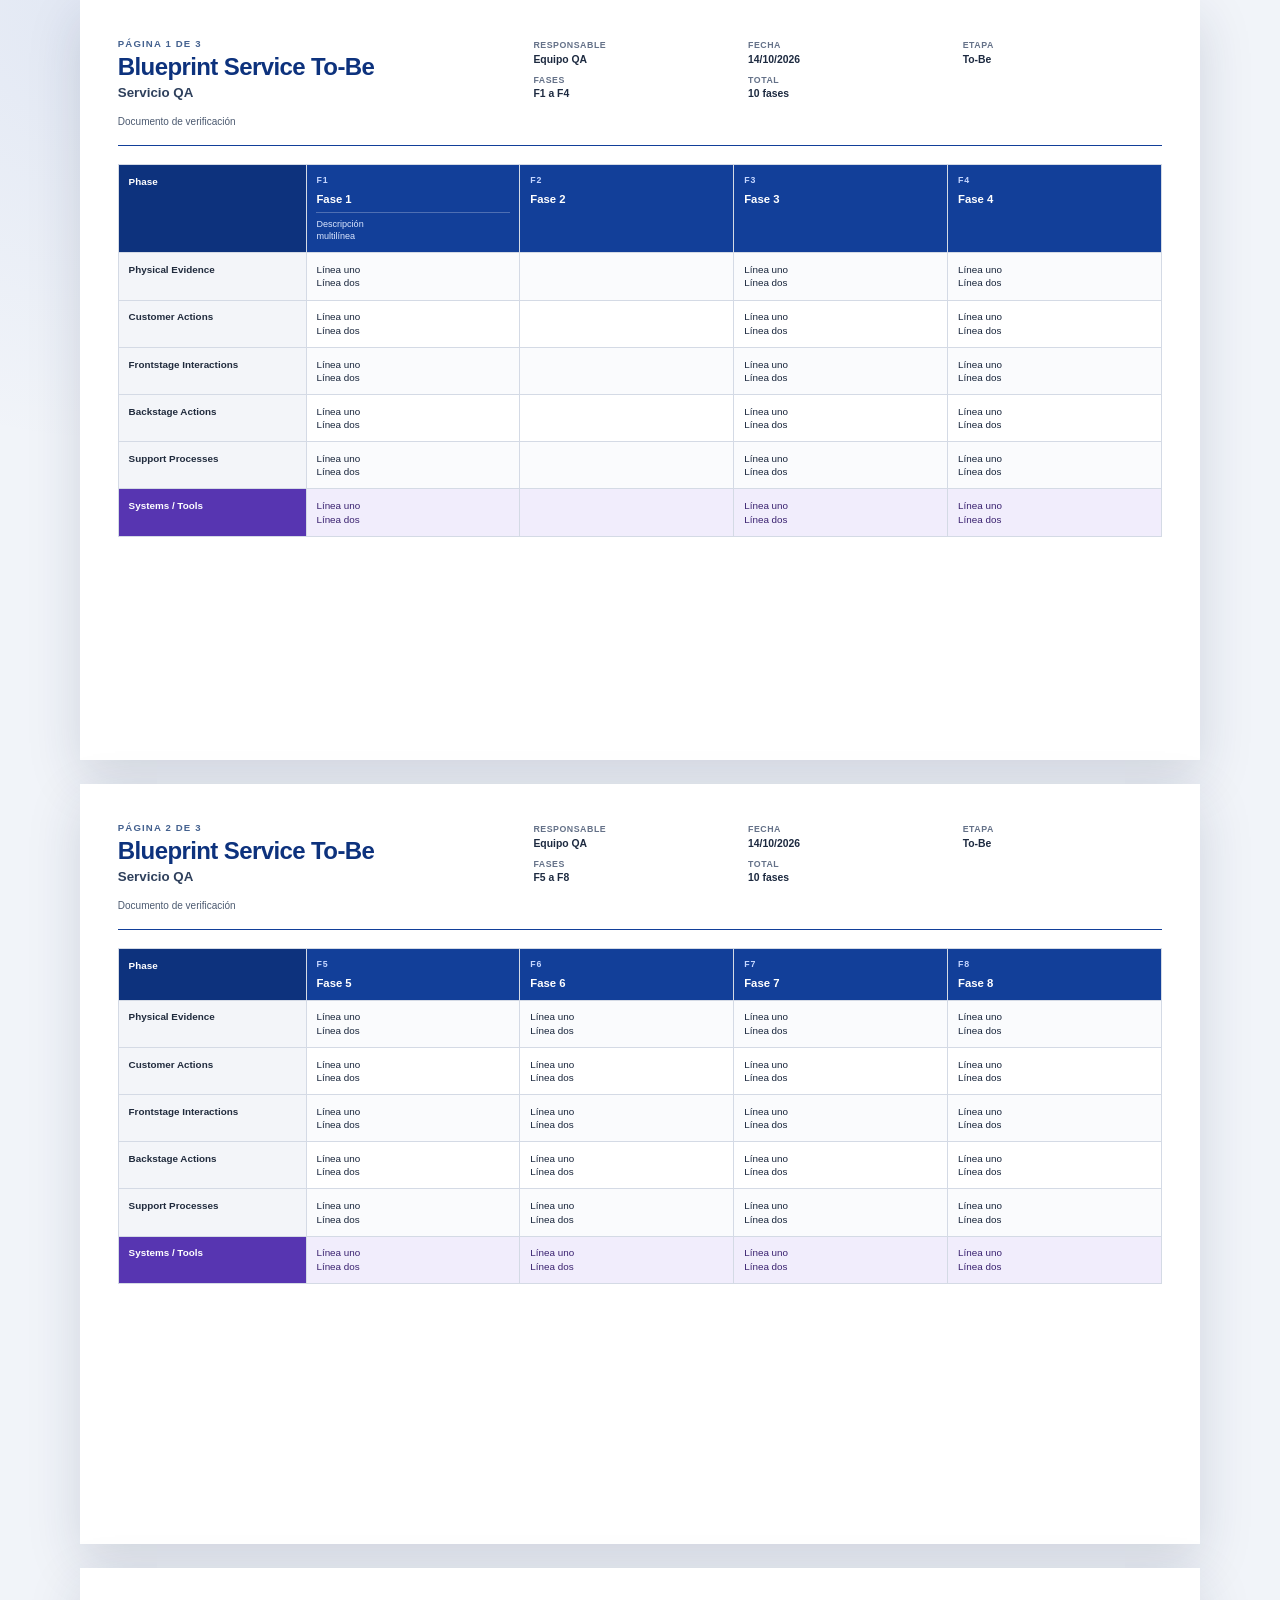
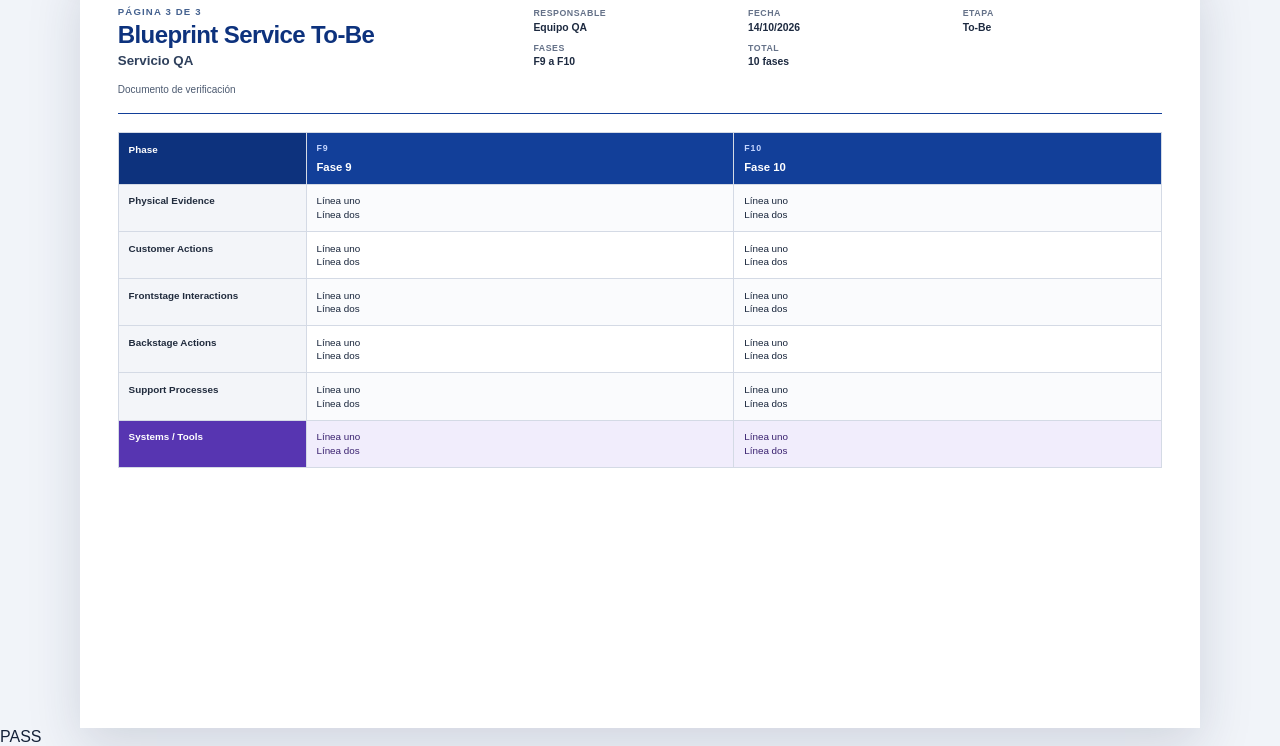
<file: tests/print-preview.browser.html>
<!doctype html>
<html lang="es">
  <head>
    <meta charset="UTF-8" />
    <link rel="stylesheet" href="../assets/css/base.css" />
    <link rel="stylesheet" href="../assets/css/print.css" />
    <style>
      @media print {
        #result {
          display: none;
        }
      }
    </style>
    <title>Print renderer browser test</title>
  </head>
  <body>
    <main id="print-pages" class="print-pages"></main>
    <output id="result">Ejecutando…</output>
    <script type="module">
      import { PRINT_LAYERS, renderPrintPreview } from "../assets/js/print-renderer.js";

      const phases = Array.from({ length: 10 }, (_, index) => ({
        id: `F${index + 1}`,
        name: `Fase ${index + 1}`,
        description: index === 0 ? "Descripción\nmultilínea" : "",
        layers: Object.fromEntries(
          PRINT_LAYERS.map(({ key }) => [key, index === 1 ? [] : ["Línea uno", "Línea dos"]]),
        ),
      }));
      const blueprint = {
        metadata: {
          service: "Servicio QA",
          owner: "Equipo QA",
          date: "2026-10-14",
          stage: "To-Be",
          description: "Documento de verificación",
        },
        phases,
      };

      const root = document.querySelector("#print-pages");
      const model = renderPrintPreview(root, blueprint);
      const pages = [...root.querySelectorAll(".print-page")];
      const passed =
        model.pageCount === 3 &&
        pages.length === 3 &&
        pages.every((page) => page.querySelectorAll("tr").length === 7) &&
        pages.every((page) => page.querySelector(".print-layer-label")) &&
        !root.querySelector("textarea, input, button") &&
        pages.flatMap((page) => [...page.querySelectorAll(".print-phase-id")]).length === 10;

      document.body.dataset.test = passed ? "passed" : "failed";
      document.querySelector("#result").textContent = passed ? "PASS" : "FAIL";
    </script>
  </body>
</html>
</file>
<file: assets/css/base.css>
:root {
  color-scheme: light;
  --font-sans: Inter, ui-sans-serif, -apple-system, BlinkMacSystemFont, "Segoe UI",
    sans-serif;
  --ink-strong: #152238;
  --ink-muted: #647188;
  --canvas: #f1f4f9;
  --surface: #ffffff;
  --line: #dce2ec;
  --focus: #2c63d6;
  --shadow: 0 18px 50px rgb(24 39 75 / 8%);
}

*,
*::before,
*::after {
  box-sizing: border-box;
}

[hidden] {
  display: none !important;
}

html {
  min-width: 320px;
  background: var(--canvas);
}

body {
  min-height: 100vh;
  margin: 0;
  color: var(--ink-strong);
  background:
    radial-gradient(circle at 8% 0%, rgb(43 84 179 / 8%), transparent 28rem),
    var(--canvas);
  font-family: var(--font-sans);
  -webkit-font-smoothing: antialiased;
}

button,
input,
textarea {
  font: inherit;
}

h1,
h2,
p {
  margin-top: 0;
}

kbd {
  padding: 0.12rem 0.35rem;
  border: 1px solid #cbd3e1;
  border-radius: 0.3rem;
  background: #f8faff;
  box-shadow: 0 1px 0 #cbd3e1;
  color: #39465d;
  font-size: 0.78em;
}

.app-shell {
  width: min(100%, 1800px);
  margin: 0 auto;
  padding: clamp(1rem, 2.5vw, 2.5rem);
}

.app-header {
  display: flex;
  align-items: flex-end;
  justify-content: space-between;
  gap: 2rem;
  margin-bottom: 1.5rem;
}

.app-header__eyebrow,
.blueprint-panel__label {
  margin-bottom: 0.45rem;
  color: #315bb1;
  font-size: 0.72rem;
  font-weight: 800;
  letter-spacing: 0.14em;
  text-transform: uppercase;
}

.app-header h1 {
  margin-bottom: 0.55rem;
  font-size: clamp(1.65rem, 3vw, 2.5rem);
  letter-spacing: -0.035em;
}

.app-header__description {
  margin-bottom: 0;
  color: var(--ink-muted);
  font-size: 0.94rem;
}

.session-status {
  display: inline-flex;
  flex: 0 0 auto;
  align-items: center;
  gap: 0.55rem;
  padding: 0.62rem 0.85rem;
  border: 1px solid #d8deea;
  border-radius: 999px;
  background: rgb(255 255 255 / 78%);
  color: #5d687b;
  font-size: 0.78rem;
  font-weight: 700;
}

.session-status__dot {
  width: 0.5rem;
  height: 0.5rem;
  border-radius: 50%;
  background: #f59e0b;
  box-shadow: 0 0 0 3px rgb(245 158 11 / 16%);
}

.session-status[data-state="saved"] .session-status__dot {
  background: #16a36a;
  box-shadow: 0 0 0 3px rgb(22 163 106 / 16%);
}

.session-status[data-state="saving"] .session-status__dot {
  background: #2c63d6;
  box-shadow: 0 0 0 3px rgb(44 99 214 / 16%);
}

.session-status[data-state="error"] .session-status__dot {
  background: #d44457;
  box-shadow: 0 0 0 3px rgb(212 68 87 / 16%);
}

@media (max-width: 720px) {
  .app-shell {
    padding: 1rem;
  }

  .app-header {
    align-items: flex-start;
    flex-direction: column;
    gap: 1rem;
  }
}
</file>
<file: assets/css/blueprint.css>
:root {
  --phase-blue: #123f99;
  --phase-blue-deep: #0d327d;
  --phase-blue-soft: #eaf0fc;
  --systems-purple: #6c47c7;
  --systems-purple-deep: #5735b1;
  --systems-purple-soft: #f1edfc;
  --label-column: 210px;
  --phase-column: 280px;
}

.metadata-panel {
  margin-bottom: 1rem;
  padding: 1.15rem 1.35rem 1.3rem;
  border: 1px solid #d8deea;
  border-radius: 1rem;
  background: rgb(255 255 255 / 92%);
  box-shadow: 0 10px 35px rgb(24 39 75 / 6%);
}

.metadata-panel__heading {
  display: flex;
  align-items: flex-end;
  justify-content: space-between;
  gap: 1rem;
  margin-bottom: 1rem;
}

.metadata-panel__heading h2 {
  margin: 0;
  font-size: 1.08rem;
  letter-spacing: -0.01em;
}

.metadata-panel__heading > p {
  margin: 0;
  color: var(--ink-muted);
  font-size: 0.78rem;
}

.metadata-grid {
  display: grid;
  grid-template-columns: minmax(210px, 1.5fr) minmax(180px, 1fr) minmax(150px, 0.7fr) minmax(140px, 0.7fr);
  gap: 0.8rem;
}

.metadata-field {
  display: grid;
  min-width: 0;
  gap: 0.38rem;
}

.metadata-field > span {
  color: #4b5870;
  font-size: 0.72rem;
  font-weight: 800;
}

.metadata-field strong {
  color: #b3263e;
}

.metadata-field input,
.metadata-field textarea {
  width: 100%;
  border: 1px solid #cdd5e2;
  border-radius: 0.55rem;
  outline: 0;
  background: #fff;
  color: var(--ink-strong);
  font-size: 0.84rem;
  line-height: 1.4;
}

.metadata-field input {
  min-height: 2.55rem;
  padding: 0.58rem 0.7rem;
}

.metadata-field textarea {
  min-height: 2.55rem;
  padding: 0.58rem 0.7rem;
  overflow: hidden;
  resize: none;
}

.metadata-field input::placeholder,
.metadata-field textarea::placeholder {
  color: #99a3b4;
}

.metadata-field input:focus,
.metadata-field textarea:focus {
  border-color: var(--focus);
  box-shadow: 0 0 0 3px rgb(44 99 214 / 14%);
}

.metadata-field--description {
  grid-column: 1 / -1;
}

.blueprint-panel {
  overflow: hidden;
  border: 1px solid #d8deea;
  border-radius: 1rem;
  background: var(--surface);
  box-shadow: var(--shadow);
}

.blueprint-panel__heading {
  display: flex;
  align-items: center;
  justify-content: space-between;
  gap: 1rem;
  padding: 1.15rem 1.35rem;
  border-bottom: 1px solid var(--line);
}

.blueprint-toolbar {
  display: flex;
  align-items: center;
  justify-content: flex-end;
  flex-wrap: wrap;
  gap: 0.55rem;
}

.blueprint-panel__heading h2 {
  margin-bottom: 0;
  font-size: 1.08rem;
  letter-spacing: -0.01em;
}

.blueprint-panel__label {
  margin-bottom: 0.28rem;
}

.phase-count {
  margin: 0 0.35rem 0 0;
  color: var(--ink-muted);
  font-size: 0.78rem;
  font-weight: 700;
  white-space: nowrap;
}

.button,
.phase-action {
  display: inline-flex;
  align-items: center;
  justify-content: center;
  border: 1px solid #ccd4e1;
  background: #fff;
  color: #314058;
  cursor: pointer;
  font-weight: 750;
  transition:
    border-color 150ms ease,
    background-color 150ms ease,
    color 150ms ease,
    transform 150ms ease;
}

.button {
  min-height: 2.35rem;
  gap: 0.35rem;
  padding: 0.55rem 0.78rem;
  border-radius: 0.55rem;
  font-size: 0.76rem;
}

.button:hover:not(:disabled),
.phase-action:hover:not(:disabled) {
  border-color: #9eabc0;
  background: #f5f7fb;
}

.button:active:not(:disabled),
.phase-action:active:not(:disabled) {
  transform: translateY(1px);
}

.button:focus-visible,
.phase-action:focus-visible {
  outline: 3px solid rgb(44 99 214 / 25%);
  outline-offset: 2px;
}

.button:disabled,
.phase-action:disabled {
  cursor: not-allowed;
  opacity: 0.46;
}

.button--primary {
  border-color: var(--phase-blue);
  background: var(--phase-blue);
  color: #fff;
}

.button--primary:hover:not(:disabled) {
  border-color: var(--phase-blue-deep);
  background: var(--phase-blue-deep);
}

.button--print {
  border-color: #5939ad;
  background: #6541bf;
  color: #fff;
}

.button--print:hover:not(:disabled) {
  border-color: #4d2f9d;
  background: #5735b1;
}

.button--danger {
  color: #a42d40;
}

.button--danger:hover:not(:disabled) {
  border-color: #e3b4bc;
  background: #fff4f6;
}

.blueprint-scroll {
  max-width: 100%;
  max-height: min(72vh, 820px);
  overflow: auto;
  overscroll-behavior-inline: contain;
  scrollbar-color: #aeb8cb #edf0f5;
  scrollbar-width: thin;
}

.blueprint-scroll:focus-visible {
  outline: 3px solid rgb(44 99 214 / 24%);
  outline-offset: -3px;
}

.blueprint-table {
  width: max-content;
  min-width: 100%;
  border-spacing: 0;
  border-collapse: separate;
  table-layout: fixed;
}

.blueprint-table col:first-child {
  width: var(--label-column);
}

.blueprint-table col:not(:first-child) {
  width: var(--phase-column);
}

.blueprint-table th,
.blueprint-table td {
  border-right: 1px solid var(--line);
  border-bottom: 1px solid var(--line);
}

.blueprint-table tr:last-child > * {
  border-bottom: 0;
}

.blueprint-table tr > *:last-child {
  border-right: 0;
}

.layer-label {
  position: sticky;
  left: 0;
  z-index: 2;
  width: var(--label-column);
  min-width: var(--label-column);
  padding: 1.1rem 1rem;
  background: #f7f9fc;
  box-shadow: 1px 0 0 var(--line);
  color: #202b3d;
  font-size: 0.92rem;
  font-weight: 800;
  line-height: 1.25;
  text-align: left;
  vertical-align: middle;
}

.phase-row .layer-label {
  z-index: 4;
  background: var(--phase-blue-deep);
  box-shadow: 1px 0 0 rgb(255 255 255 / 28%);
  color: #fff;
  font-size: 1rem;
}

.phase-cell {
  min-width: var(--phase-column);
  padding: 0.85rem 0.9rem 0.95rem;
  background: var(--phase-blue);
  color: #fff;
  text-align: left;
  vertical-align: top;
}

.phase-cell__topline {
  display: flex;
  min-height: 1.8rem;
  align-items: center;
  justify-content: space-between;
  gap: 0.75rem;
  margin-bottom: 0.35rem;
}

.phase-actions {
  display: flex;
  align-items: center;
  gap: 0.28rem;
}

.phase-action {
  width: 1.72rem;
  height: 1.72rem;
  padding: 0;
  border-color: rgb(255 255 255 / 28%);
  border-radius: 0.4rem;
  background: rgb(255 255 255 / 10%);
  color: #fff;
  font-size: 0.9rem;
  line-height: 1;
}

.phase-action:hover:not(:disabled) {
  border-color: rgb(255 255 255 / 60%);
  background: rgb(255 255 255 / 20%);
}

.phase-action--delete:hover:not(:disabled) {
  border-color: #ffc0c9;
  background: #b2263b;
}

.phase-id {
  display: block;
  margin-bottom: 0;
  color: #bcd0ff;
  font-size: 0.68rem;
  font-weight: 800;
  letter-spacing: 0.14em;
  text-transform: uppercase;
}

.blueprint-cell {
  min-width: var(--phase-column);
  height: 142px;
  padding: 0;
  background: #fff;
  vertical-align: top;
}

.blueprint-table tbody tr:nth-child(odd):not(.phase-row):not(.systems-row) .blueprint-cell {
  background: #fafbfd;
}

.cell-editor {
  display: block;
  width: 100%;
  min-height: 142px;
  margin: 0;
  padding: 1rem;
  overflow: hidden;
  resize: none;
  border: 0;
  outline: 0;
  background: transparent;
  color: #263247;
  font-size: 0.86rem;
  line-height: 1.55;
  white-space: pre-wrap;
}

.phase-editor {
  min-height: 2.5rem;
  padding: 0.15rem 0;
  color: #fff;
  font-size: 0.98rem;
  font-weight: 750;
  line-height: 1.35;
}

.phase-description-editor {
  min-height: 2.25rem;
  padding: 0.25rem 0 0;
  border-top: 1px solid rgb(255 255 255 / 16%);
  color: #dce7ff;
  font-size: 0.76rem;
  font-weight: 500;
  line-height: 1.35;
}

.cell-editor::placeholder {
  color: #98a3b5;
}

.phase-editor::placeholder {
  color: rgb(255 255 255 / 52%);
}

.phase-description-editor::placeholder {
  color: rgb(255 255 255 / 44%);
}

.blueprint-cell:focus-within {
  position: relative;
  z-index: 1;
  background: #fff;
  box-shadow: inset 0 0 0 2px var(--focus);
}

.phase-cell:focus-within {
  background: #194baa;
  box-shadow: inset 0 0 0 2px #9fbbff;
}

.systems-row .layer-label {
  background: var(--systems-purple-deep);
  box-shadow: 1px 0 0 rgb(255 255 255 / 25%);
  color: #fff;
}

.systems-row .blueprint-cell {
  background: var(--systems-purple-soft);
}

.systems-row .cell-editor {
  color: #39216f;
}

.systems-row .blueprint-cell:focus-within {
  background: #fff;
  box-shadow: inset 0 0 0 2px var(--systems-purple);
}

.loading-state,
.error-state,
.empty-state {
  display: flex;
  min-height: 260px;
  align-items: center;
  justify-content: center;
  gap: 0.75rem;
  padding: 2rem;
  color: var(--ink-muted);
  text-align: center;
}

.loading-state__spinner {
  width: 1.05rem;
  height: 1.05rem;
  border: 2px solid #ccd5e5;
  border-top-color: var(--phase-blue);
  border-radius: 50%;
  animation: spin 0.8s linear infinite;
}

.error-state {
  flex-direction: column;
  color: #8d2634;
}

.error-state strong {
  color: #661b27;
}

.error-state code {
  padding: 0.2rem 0.4rem;
  border-radius: 0.3rem;
  background: #f7e8eb;
}

@keyframes spin {
  to {
    transform: rotate(360deg);
  }
}

@media (max-width: 1050px) {
  .metadata-grid {
    grid-template-columns: repeat(2, minmax(0, 1fr));
  }
}

@media (max-width: 720px) {
  :root {
    --label-column: 150px;
    --phase-column: 240px;
  }

  .blueprint-panel__heading {
    align-items: flex-start;
    flex-direction: column;
  }

  .metadata-panel__heading {
    align-items: flex-start;
    flex-direction: column;
  }

  .metadata-grid {
    grid-template-columns: 1fr;
  }

  .metadata-field--description {
    grid-column: auto;
  }

  .blueprint-toolbar {
    width: 100%;
    justify-content: flex-start;
  }

  .phase-count {
    width: 100%;
    margin-bottom: 0.2rem;
  }

  .layer-label {
    padding: 0.85rem;
    font-size: 0.82rem;
  }

  .blueprint-scroll {
    max-height: 68vh;
  }
}

@media (prefers-reduced-motion: reduce) {
  .loading-state__spinner {
    animation: none;
  }
}
</file>
<file: assets/css/print.css>
@page {
  size: A4 landscape;
  margin: 10mm;
}

.print-preview {
  min-height: 100vh;
  padding: 1.25rem;
  background: #e9edf4;
}

.print-preview__toolbar {
  position: sticky;
  top: 0;
  z-index: 20;
  display: flex;
  width: min(100%, 1120px);
  align-items: center;
  justify-content: space-between;
  gap: 1rem;
  margin: 0 auto 1.25rem;
  padding: 0.85rem 1rem;
  border: 1px solid #d6dce7;
  border-radius: 0.8rem;
  background: rgb(255 255 255 / 94%);
  box-shadow: 0 8px 28px rgb(24 39 75 / 12%);
  backdrop-filter: blur(12px);
}

.print-preview__toolbar-copy {
  min-width: 0;
}

.print-preview__toolbar h1 {
  margin: 0 0 0.2rem;
  font-size: 1rem;
}

.print-preview__toolbar p {
  margin: 0;
  color: var(--ink-muted);
  font-size: 0.78rem;
}

.print-preview__actions {
  display: flex;
  flex: 0 0 auto;
  gap: 0.55rem;
}

.print-pages {
  display: grid;
  gap: 1.5rem;
}

.print-page {
  width: min(100%, 1120px);
  min-height: 760px;
  margin: 0 auto;
  padding: 10mm;
  overflow: visible;
  background: #fff;
  box-shadow: 0 18px 50px rgb(24 39 75 / 15%);
  color: #17243a;
  font-family: var(--font-sans);
  print-color-adjust: exact;
  -webkit-print-color-adjust: exact;
}

.print-document-header {
  display: grid;
  grid-template-columns: minmax(240px, 0.95fr) minmax(420px, 1.55fr);
  gap: 4mm 8mm;
  align-items: end;
  margin-bottom: 5mm;
  padding-bottom: 4mm;
  border-bottom: 0.5mm solid #123f99;
}

.print-document-header__title > p:first-child {
  margin: 0 0 1.5mm;
  color: #44618f;
  font-size: 7.2pt;
  font-weight: 800;
  letter-spacing: 0.12em;
  text-transform: uppercase;
}

.print-document-header h1 {
  margin: 0;
  color: #0d327d;
  font-size: 18pt;
  letter-spacing: -0.025em;
  line-height: 1.05;
}

.print-service-name {
  margin: 1.5mm 0 0;
  color: #2f405c;
  font-size: 10pt;
  font-weight: 700;
}

.print-meta {
  display: grid;
  grid-template-columns: repeat(3, minmax(0, 1fr));
  gap: 2.5mm 4mm;
  margin: 0;
}

.print-meta__item {
  min-width: 0;
}

.print-meta dt {
  margin-bottom: 0.6mm;
  color: #647188;
  font-size: 6.6pt;
  font-weight: 800;
  letter-spacing: 0.06em;
  text-transform: uppercase;
}

.print-meta dd {
  margin: 0;
  overflow-wrap: anywhere;
  color: #1d2a40;
  font-size: 7.8pt;
  font-weight: 650;
  line-height: 1.25;
}

.print-service-description {
  grid-column: 1 / -1;
  margin: 0;
  color: #4c5a70;
  font-size: 7.5pt;
  line-height: 1.4;
  white-space: pre-wrap;
}

.print-blueprint-table {
  width: 100%;
  border-spacing: 0;
  border-collapse: collapse;
  table-layout: fixed;
  print-color-adjust: exact;
  -webkit-print-color-adjust: exact;
}

.print-label-column {
  width: 18%;
}

.print-blueprint-table thead {
  display: table-header-group;
}

.print-blueprint-table tr {
  break-inside: avoid;
  page-break-inside: avoid;
}

.print-blueprint-table th,
.print-blueprint-table td {
  padding: 2.6mm;
  overflow: visible;
  border: 0.25mm solid #d4dae5;
  font-size: 7.4pt;
  line-height: 1.35;
  text-align: left;
  vertical-align: top;
  white-space: pre-wrap;
  overflow-wrap: anywhere;
}

.print-layer-label {
  background: #f3f5f9;
  color: #202b3d;
  font-size: 7.8pt;
  font-weight: 800;
}

.print-phase-label {
  background: #0d327d;
  color: #fff;
  font-size: 8.4pt;
}

.print-phase-cell {
  background: #123f99;
  color: #fff;
}

.print-phase-id,
.print-phase-name,
.print-phase-description {
  display: block;
}

.print-phase-id {
  margin-bottom: 1.2mm;
  color: #c5d6ff;
  font-size: 6.6pt;
  font-weight: 850;
  letter-spacing: 0.1em;
  text-transform: uppercase;
}

.print-phase-name {
  font-size: 8.5pt;
  line-height: 1.25;
}

.print-phase-description {
  margin-top: 1.6mm;
  padding-top: 1.4mm;
  border-top: 0.2mm solid rgb(255 255 255 / 25%);
  color: #dce7ff;
  font-size: 6.8pt;
  font-weight: 500;
}

.print-blueprint-table tbody tr:nth-child(odd):not(.print-systems-row) td {
  background: #fafbfd;
}

.print-systems-row .print-layer-label {
  background: #5735b1;
  color: #fff;
}

.print-systems-row td {
  background: #f1edfc;
  color: #39216f;
}

@media (max-width: 720px) {
  .print-preview {
    padding: 0.75rem;
  }

  .print-preview__toolbar {
    position: static;
    align-items: flex-start;
    flex-direction: column;
  }

  .print-preview__actions {
    width: 100%;
    flex-wrap: wrap;
  }

  .print-page {
    min-width: 960px;
  }

  .print-pages {
    overflow-x: auto;
  }
}

@media print {
  html,
  body {
    min-width: 0;
    min-height: 0;
    background: #fff !important;
  }

  #editor-view,
  .print-preview__toolbar {
    display: none !important;
  }

  .print-preview {
    display: block !important;
    min-height: 0;
    padding: 0;
    background: #fff;
  }

  .print-pages {
    display: block;
  }

  .print-page {
    width: 100%;
    min-height: 0;
    margin: 0;
    padding: 0;
    break-after: page;
    break-inside: avoid;
    page-break-after: always;
    page-break-inside: avoid;
    box-shadow: none;
  }

  .print-page:last-child {
    break-after: auto;
    page-break-after: auto;
  }
}
</file>
